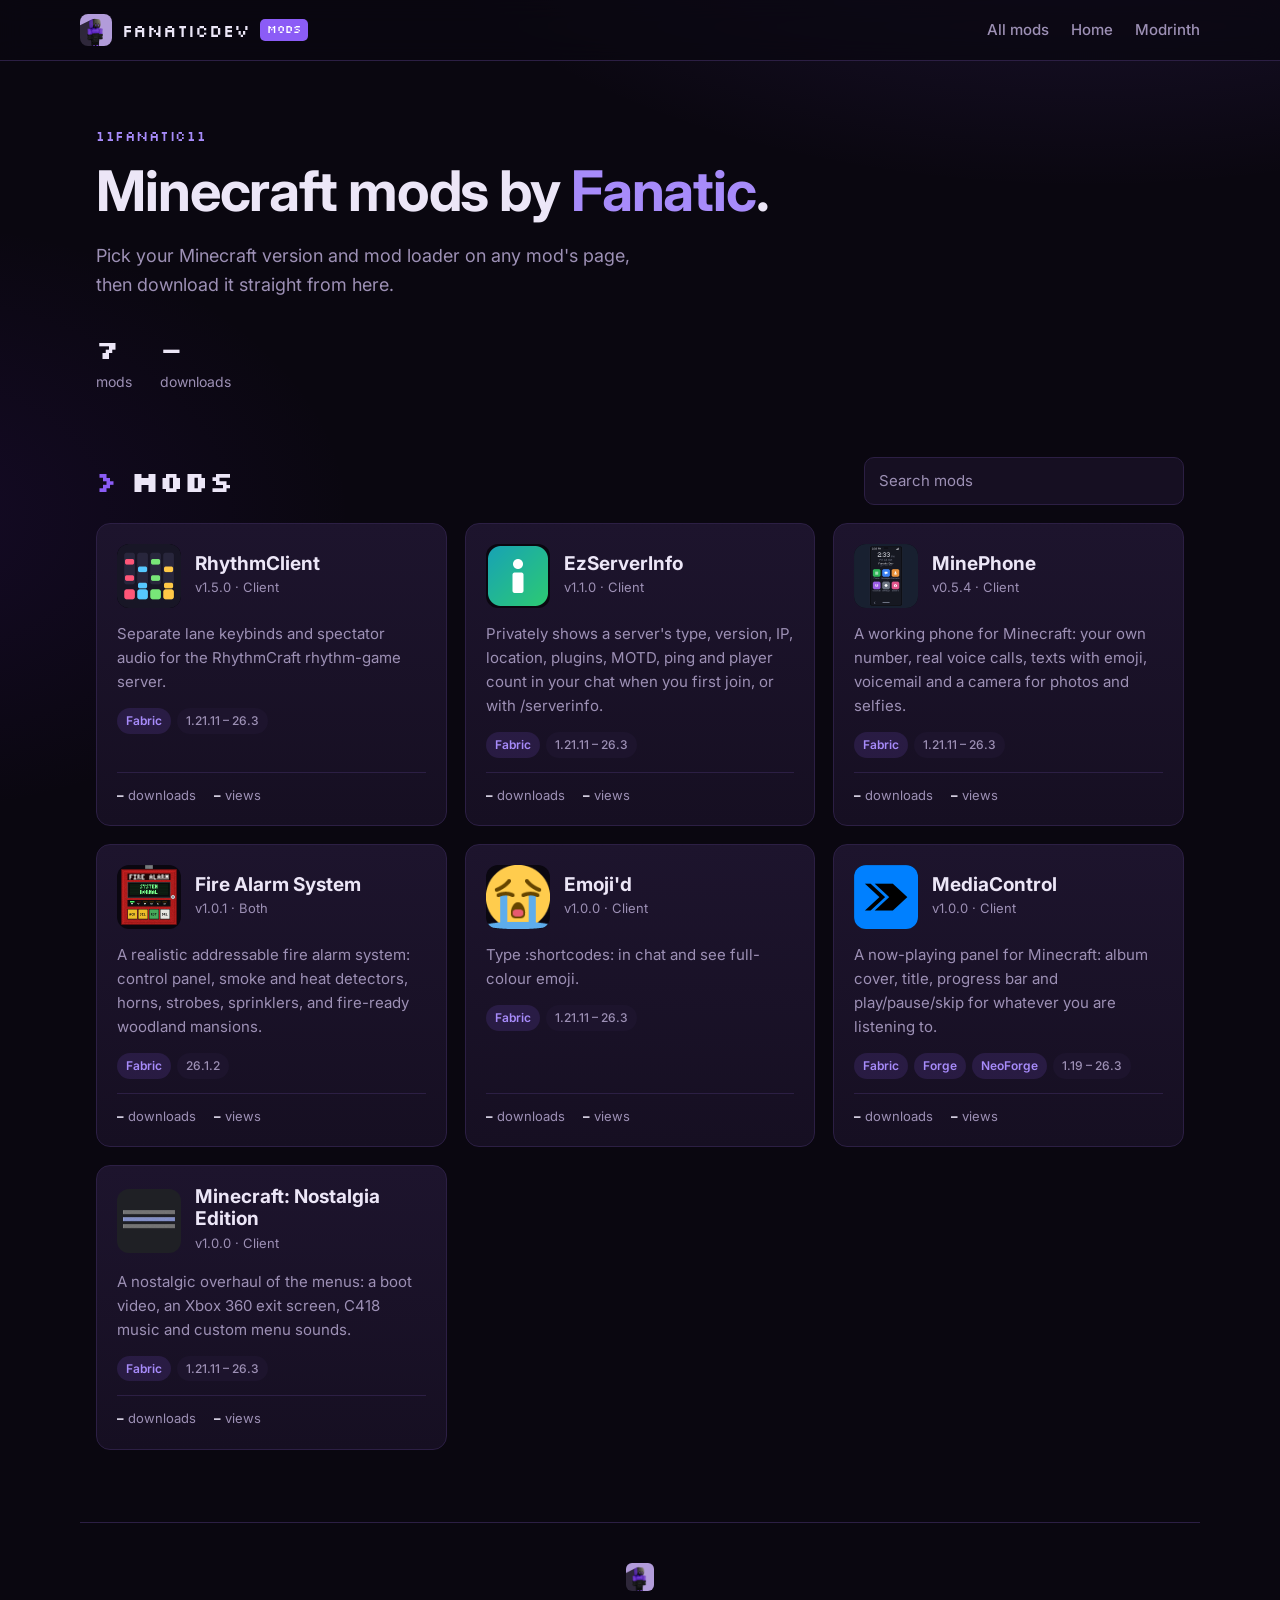
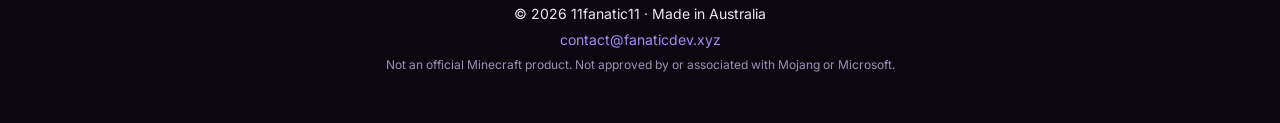
<file: index.html>
<!doctype html>
<html lang="en">
<head>
  <meta charset="utf-8">
  <meta name="viewport" content="width=device-width, initial-scale=1">
  <title>FanaticDev Mods | Minecraft mods by Fanatic</title>
  <meta name="description" content="Minecraft Java mods by 11fanatic11. Pick your Minecraft version and mod loader, then download.">
  
  <meta name="theme-color" content="#0a0710">
  <meta property="og:type" content="website">
  <meta property="og:title" content="FanaticDev Mods | Minecraft mods by Fanatic">
  <meta property="og:description" content="Minecraft Java mods by 11fanatic11. Pick your Minecraft version and mod loader, then download.">
  <meta property="og:image" content="https://mods.fanaticdev.xyz/assets/logo-512.png">
  <meta property="og:url" content="https://mods.fanaticdev.xyz/">
  <link rel="canonical" href="https://mods.fanaticdev.xyz/">
  <link rel="icon" type="image/png" sizes="32x32" href="/assets/favicon-32.png">
  <link rel="icon" type="image/png" sizes="64x64" href="/assets/favicon.png">
  <link rel="apple-touch-icon" href="/assets/apple-touch-icon.png">
  <link rel="preconnect" href="https://fonts.googleapis.com">
  <link rel="preconnect" href="https://fonts.gstatic.com" crossorigin>
  <link href="https://fonts.googleapis.com/css2?family=Inter:wght@400;500;600;700&family=Silkscreen:wght@400;700&display=swap" rel="stylesheet">
  <link rel="stylesheet" href="/styles.css">
</head>
<body data-page="list">
  <header class="nav">
    <a class="nav-brand" href="/">
      <img src="/assets/favicon.png" alt="" width="32" height="32">
      <span class="name">FanaticDev</span><span class="pill">MODS</span>
    </a>
    <nav class="nav-links">
      <a href="/">All mods</a>
      <a href="https://fanaticdev.xyz">Home</a>
      <a href="https://modrinth.com/user/11fanatic11" target="_blank" rel="noopener">Modrinth</a>
    </nav>
  </header>

  <main>
    <section class="hero">
      <p class="eyebrow">11fanatic11</p>
      <h1>Minecraft mods by <span class="accent">Fanatic</span>.</h1>
      <p class="lede">Pick your Minecraft version and mod loader on any mod's page, then download it straight from here.</p>
      <ul class="hero-facts">
        <li><strong id="fact-mods">0</strong> mods</li>
        <li><strong id="fact-downloads">–</strong> downloads</li>
      </ul>
    </section>

    <section>
      <div class="toolbar" id="toolbar" hidden>
        <h2>Mods</h2>
        <input class="search" id="search" type="search" placeholder="Search mods" aria-label="Search mods">
      </div>
      <div class="mod-grid" id="mod-grid"><p class="skeleton" style="grid-column:1/-1">Loading&hellip;</p></div>
    </section>
  </main>

  <footer class="footer">
    <img src="/assets/favicon.png" alt="" width="28" height="28">
    <p>&copy; <span id="year">2026</span> 11fanatic11 &middot; Made in Australia</p>
    <p><a href="mailto:contact@fanaticdev.xyz">contact@fanaticdev.xyz</a></p>
    <p class="muted">Not an official Minecraft product. Not approved by or associated with Mojang or Microsoft.</p>
  </footer>

  <script src="/config.js"></script>
  <script src="/app.js"></script>
  <script src="/ext.js"></script>
</body>
</html>
</file>
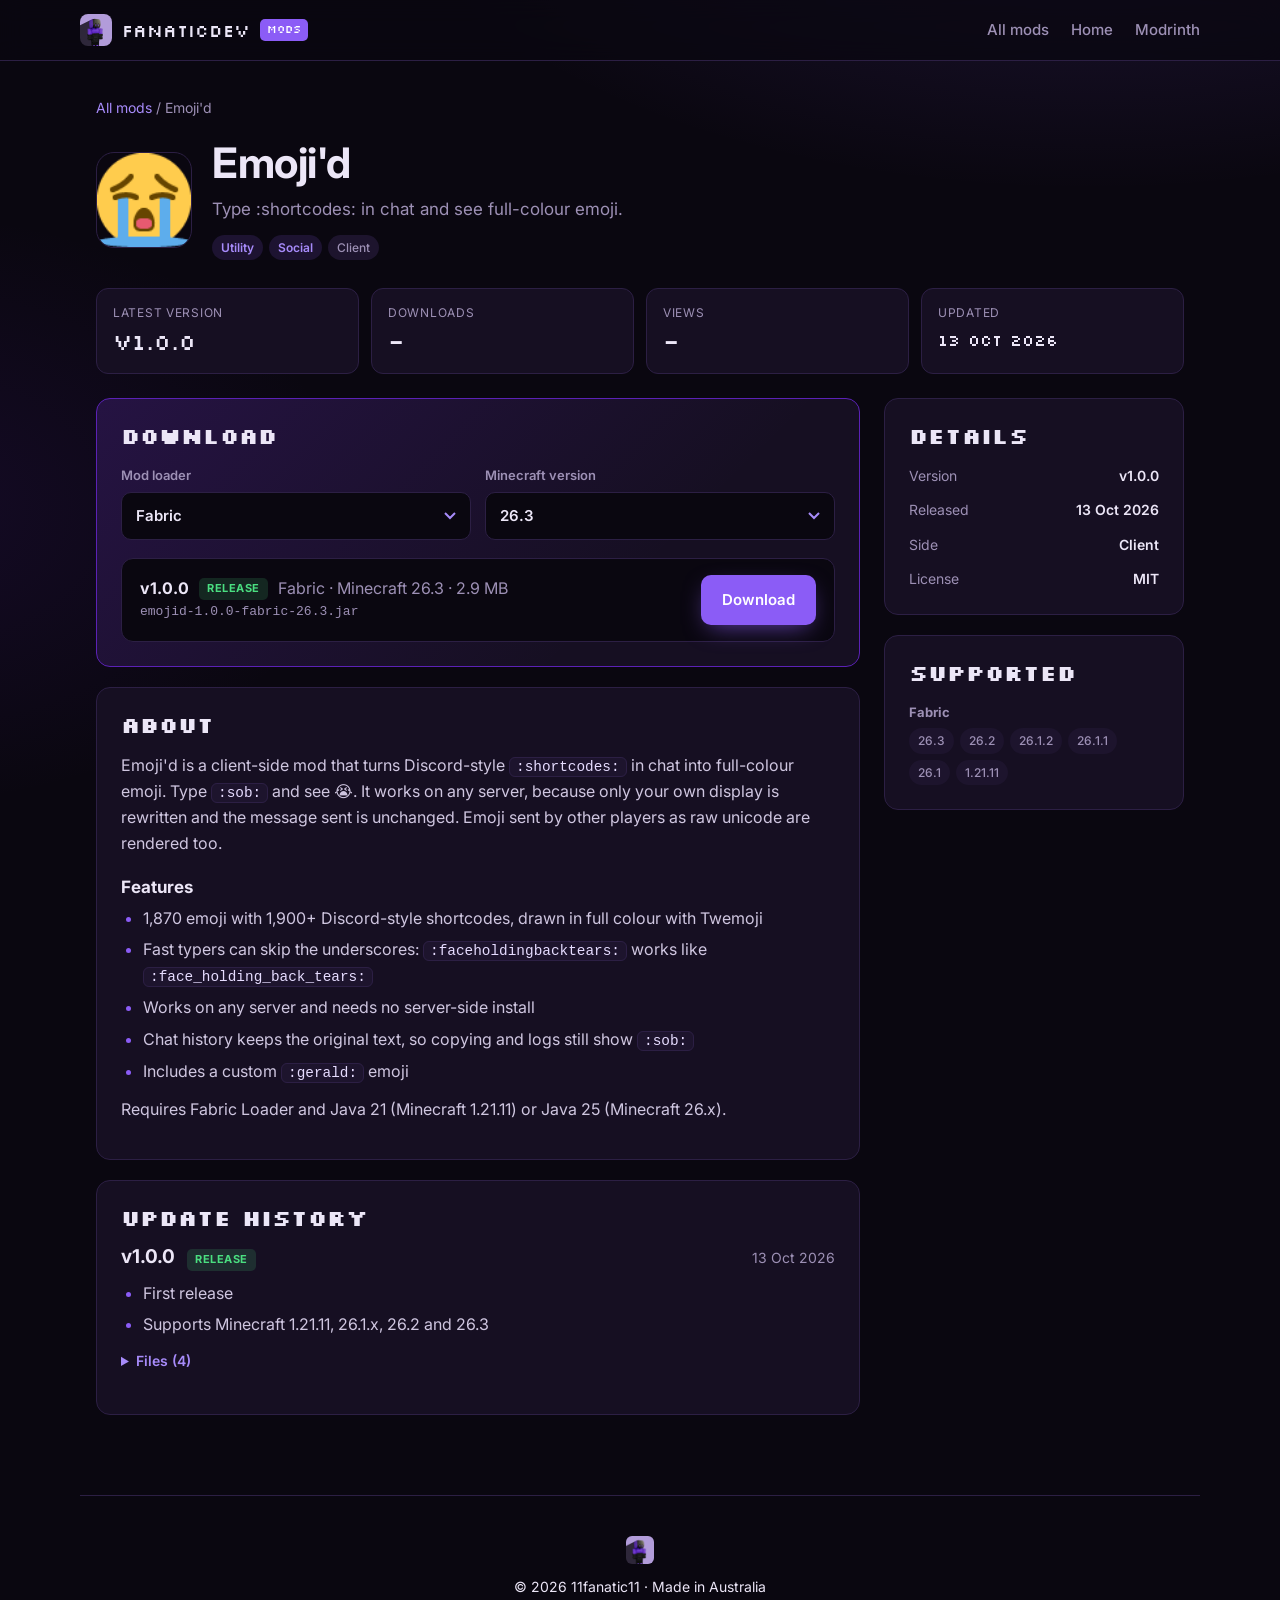
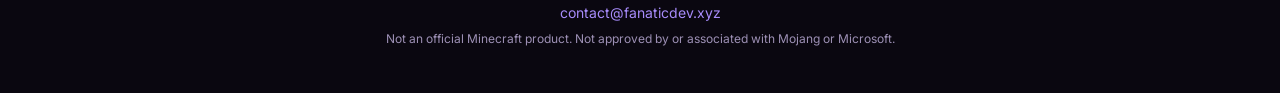
<file: emojid/index.html>
<!doctype html>
<html lang="en">
<head>
  <meta charset="utf-8">
  <meta name="viewport" content="width=device-width, initial-scale=1">
  <title>Emoji&#x27;d | FanaticDev Mods</title>
  <meta name="description" content="Type :shortcodes: in chat and see full-colour emoji.">
  <meta name="mod-slug" content="emojid">
  <meta name="theme-color" content="#0a0710">
  <meta property="og:type" content="website">
  <meta property="og:title" content="Emoji&#x27;d | FanaticDev Mods">
  <meta property="og:description" content="Type :shortcodes: in chat and see full-colour emoji.">
  <meta property="og:image" content="https://mods.fanaticdev.xyz/assets/emojid.png">
  <meta property="og:url" content="https://mods.fanaticdev.xyz/emojid/">
  <link rel="canonical" href="https://mods.fanaticdev.xyz/emojid/">
  <link rel="icon" type="image/png" sizes="32x32" href="/assets/favicon-32.png">
  <link rel="icon" type="image/png" sizes="64x64" href="/assets/favicon.png">
  <link rel="apple-touch-icon" href="/assets/apple-touch-icon.png">
  <link rel="preconnect" href="https://fonts.googleapis.com">
  <link rel="preconnect" href="https://fonts.gstatic.com" crossorigin>
  <link href="https://fonts.googleapis.com/css2?family=Inter:wght@400;500;600;700&family=Silkscreen:wght@400;700&display=swap" rel="stylesheet">
  <link rel="stylesheet" href="/styles.css">
</head>
<body data-page="mod">
  <header class="nav">
    <a class="nav-brand" href="/">
      <img src="/assets/favicon.png" alt="" width="32" height="32">
      <span class="name">FanaticDev</span><span class="pill">MODS</span>
    </a>
    <nav class="nav-links">
      <a href="/">All mods</a>
      <a href="https://fanaticdev.xyz">Home</a>
      <a href="https://modrinth.com/user/11fanatic11" target="_blank" rel="noopener">Modrinth</a>
    </nav>
  </header>

  <main id="app"><p class="skeleton">Loading&hellip;</p></main>

  <footer class="footer">
    <img src="/assets/favicon.png" alt="" width="28" height="28">
    <p>&copy; <span id="year">2026</span> 11fanatic11 &middot; Made in Australia</p>
    <p><a href="mailto:contact@fanaticdev.xyz">contact@fanaticdev.xyz</a></p>
    <p class="muted">Not an official Minecraft product. Not approved by or associated with Mojang or Microsoft.</p>
  </footer>

  <script src="/config.js"></script>
  <script src="/app.js"></script>
  <script src="/ext.js"></script>
</body>
</html>
</file>
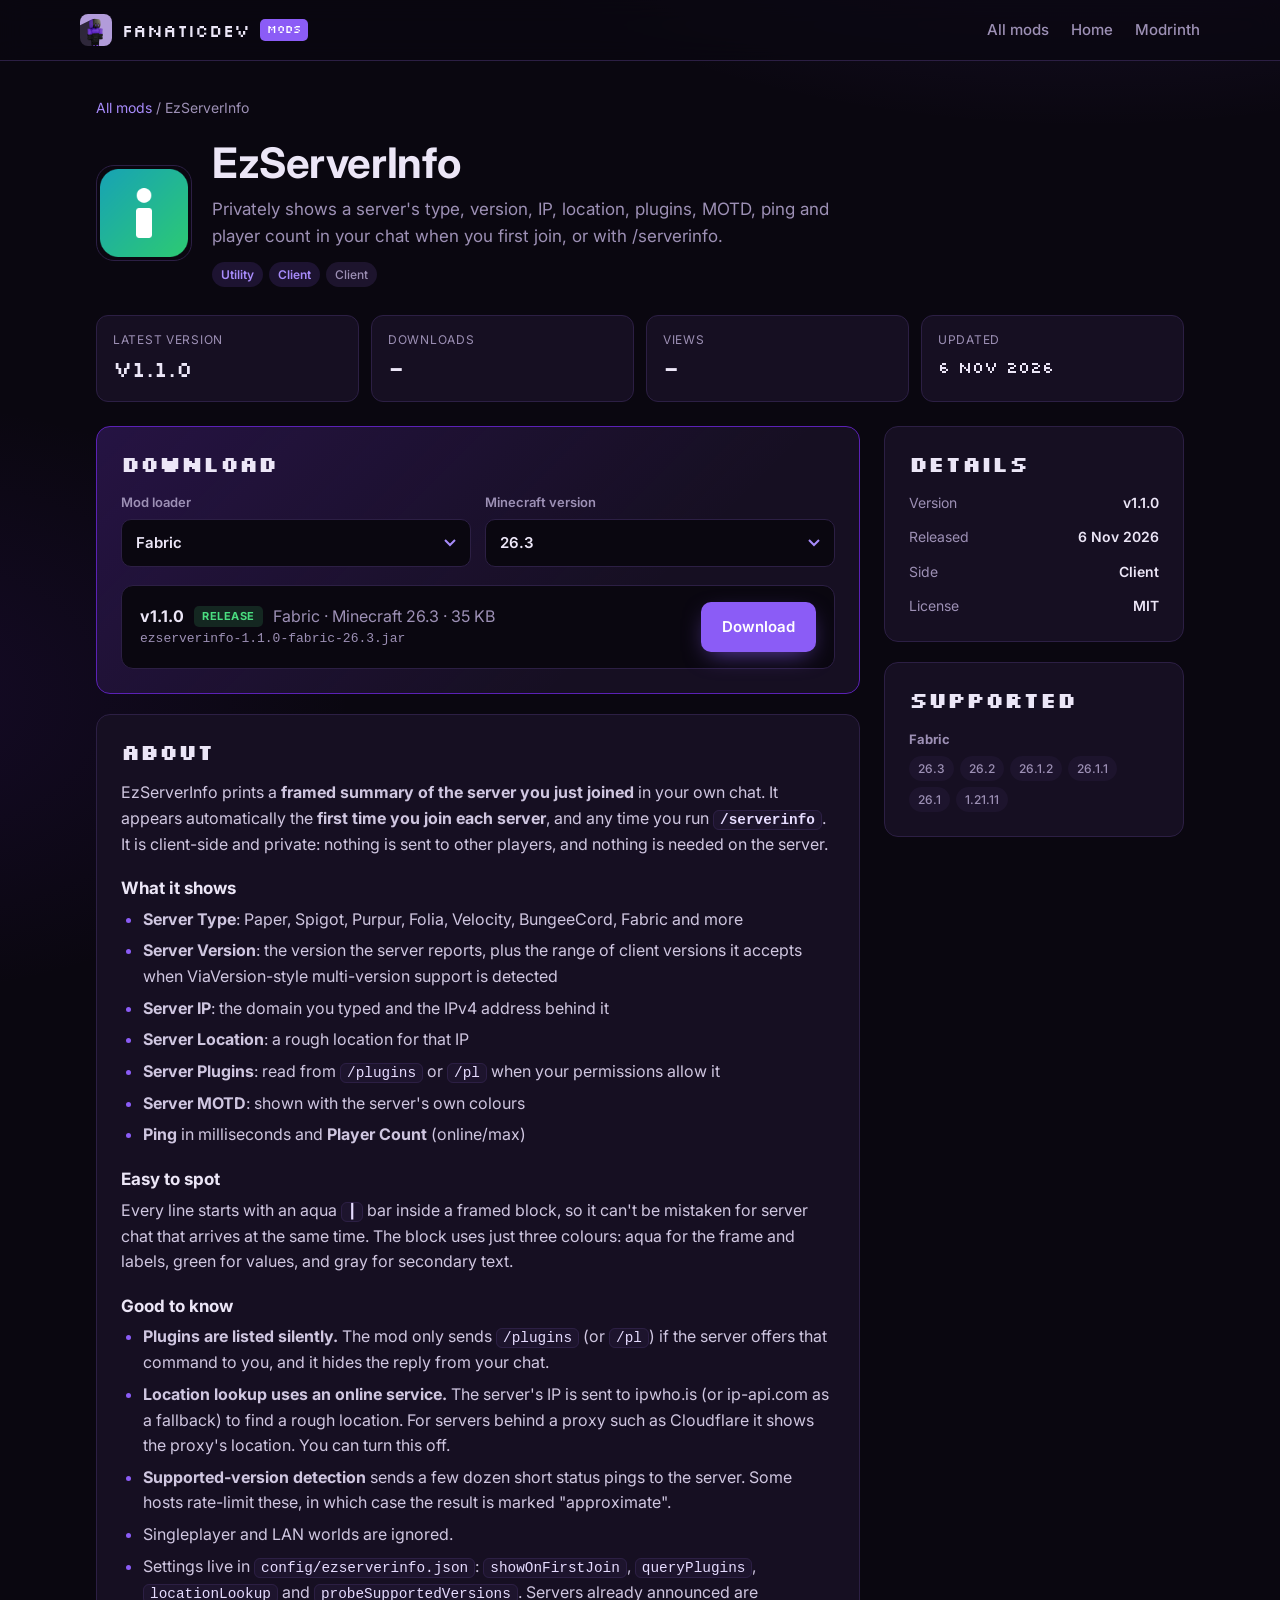
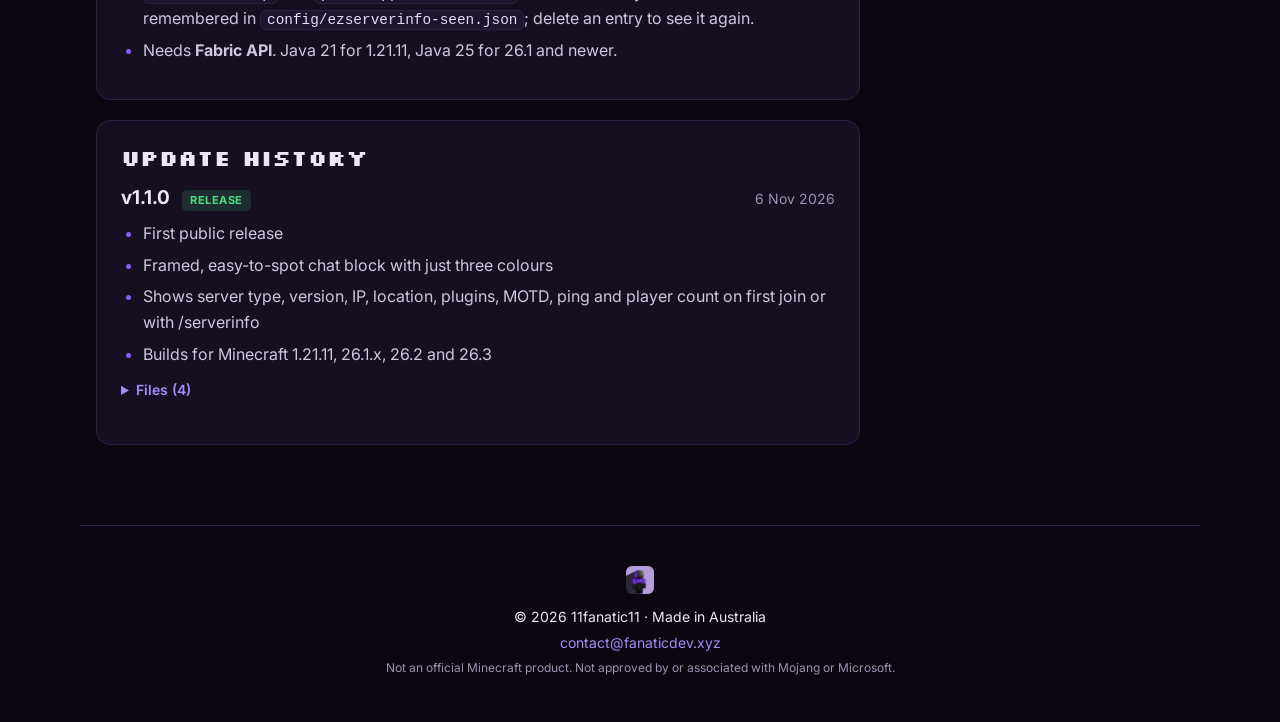
<file: ezserverinfo/index.html>
<!doctype html>
<html lang="en">
<head>
  <meta charset="utf-8">
  <meta name="viewport" content="width=device-width, initial-scale=1">
  <title>EzServerInfo | FanaticDev Mods</title>
  <meta name="description" content="Privately shows a server&#x27;s type, version, IP, location, plugins, MOTD, ping and player count in your chat when you first join, or with /serverinfo.">
  <meta name="mod-slug" content="ezserverinfo">
  <meta name="theme-color" content="#0a0710">
  <meta property="og:type" content="website">
  <meta property="og:title" content="EzServerInfo | FanaticDev Mods">
  <meta property="og:description" content="Privately shows a server&#x27;s type, version, IP, location, plugins, MOTD, ping and player count in your chat when you first join, or with /serverinfo.">
  <meta property="og:image" content="https://mods.fanaticdev.xyz/assets/ezserverinfo.png">
  <meta property="og:url" content="https://mods.fanaticdev.xyz/ezserverinfo/">
  <link rel="canonical" href="https://mods.fanaticdev.xyz/ezserverinfo/">
  <link rel="icon" type="image/png" sizes="32x32" href="/assets/favicon-32.png">
  <link rel="icon" type="image/png" sizes="64x64" href="/assets/favicon.png">
  <link rel="apple-touch-icon" href="/assets/apple-touch-icon.png">
  <link rel="preconnect" href="https://fonts.googleapis.com">
  <link rel="preconnect" href="https://fonts.gstatic.com" crossorigin>
  <link href="https://fonts.googleapis.com/css2?family=Inter:wght@400;500;600;700&family=Silkscreen:wght@400;700&display=swap" rel="stylesheet">
  <link rel="stylesheet" href="/styles.css">
</head>
<body data-page="mod">
  <header class="nav">
    <a class="nav-brand" href="/">
      <img src="/assets/favicon.png" alt="" width="32" height="32">
      <span class="name">FanaticDev</span><span class="pill">MODS</span>
    </a>
    <nav class="nav-links">
      <a href="/">All mods</a>
      <a href="https://fanaticdev.xyz">Home</a>
      <a href="https://modrinth.com/user/11fanatic11" target="_blank" rel="noopener">Modrinth</a>
    </nav>
  </header>

  <main id="app"><p class="skeleton">Loading&hellip;</p></main>

  <footer class="footer">
    <img src="/assets/favicon.png" alt="" width="28" height="28">
    <p>&copy; <span id="year">2026</span> 11fanatic11 &middot; Made in Australia</p>
    <p><a href="mailto:contact@fanaticdev.xyz">contact@fanaticdev.xyz</a></p>
    <p class="muted">Not an official Minecraft product. Not approved by or associated with Mojang or Microsoft.</p>
  </footer>

  <script src="/config.js"></script>
  <script src="/app.js"></script>
  <script src="/ext.js"></script>
</body>
</html>
</file>
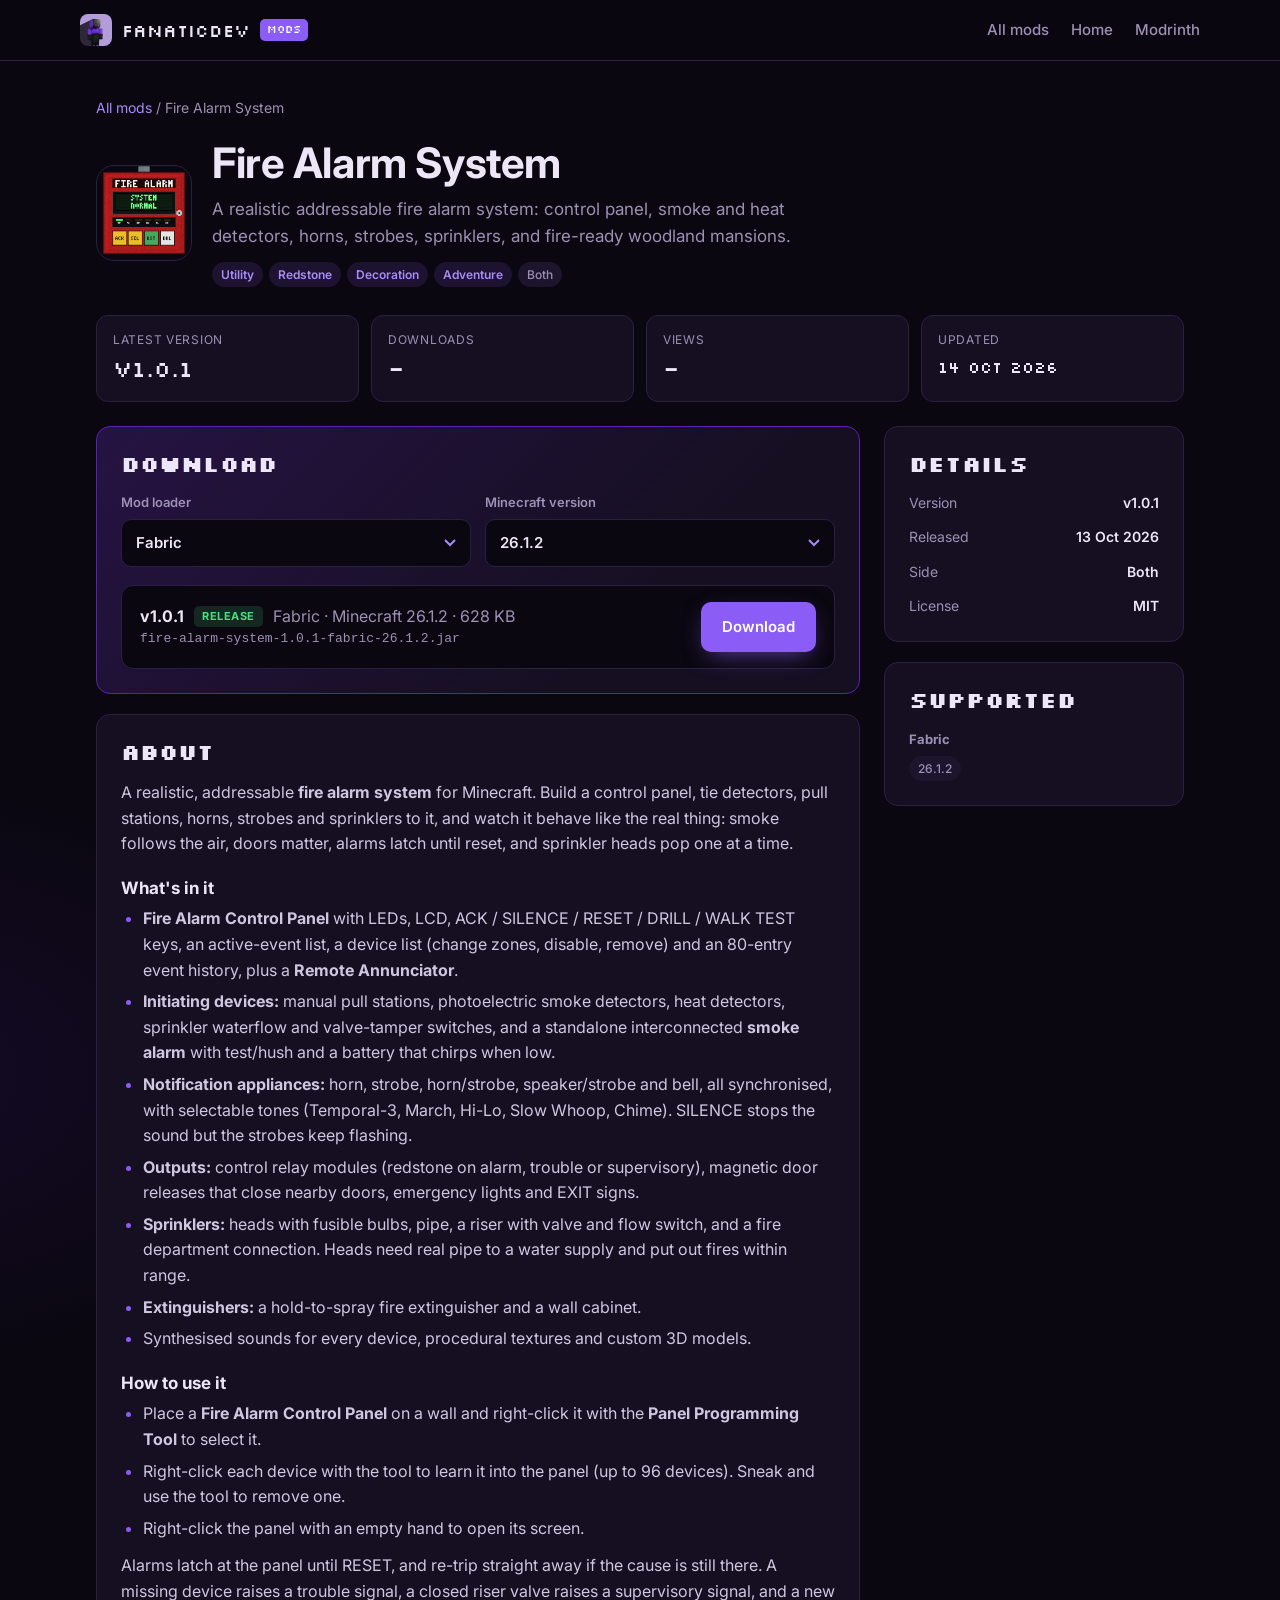
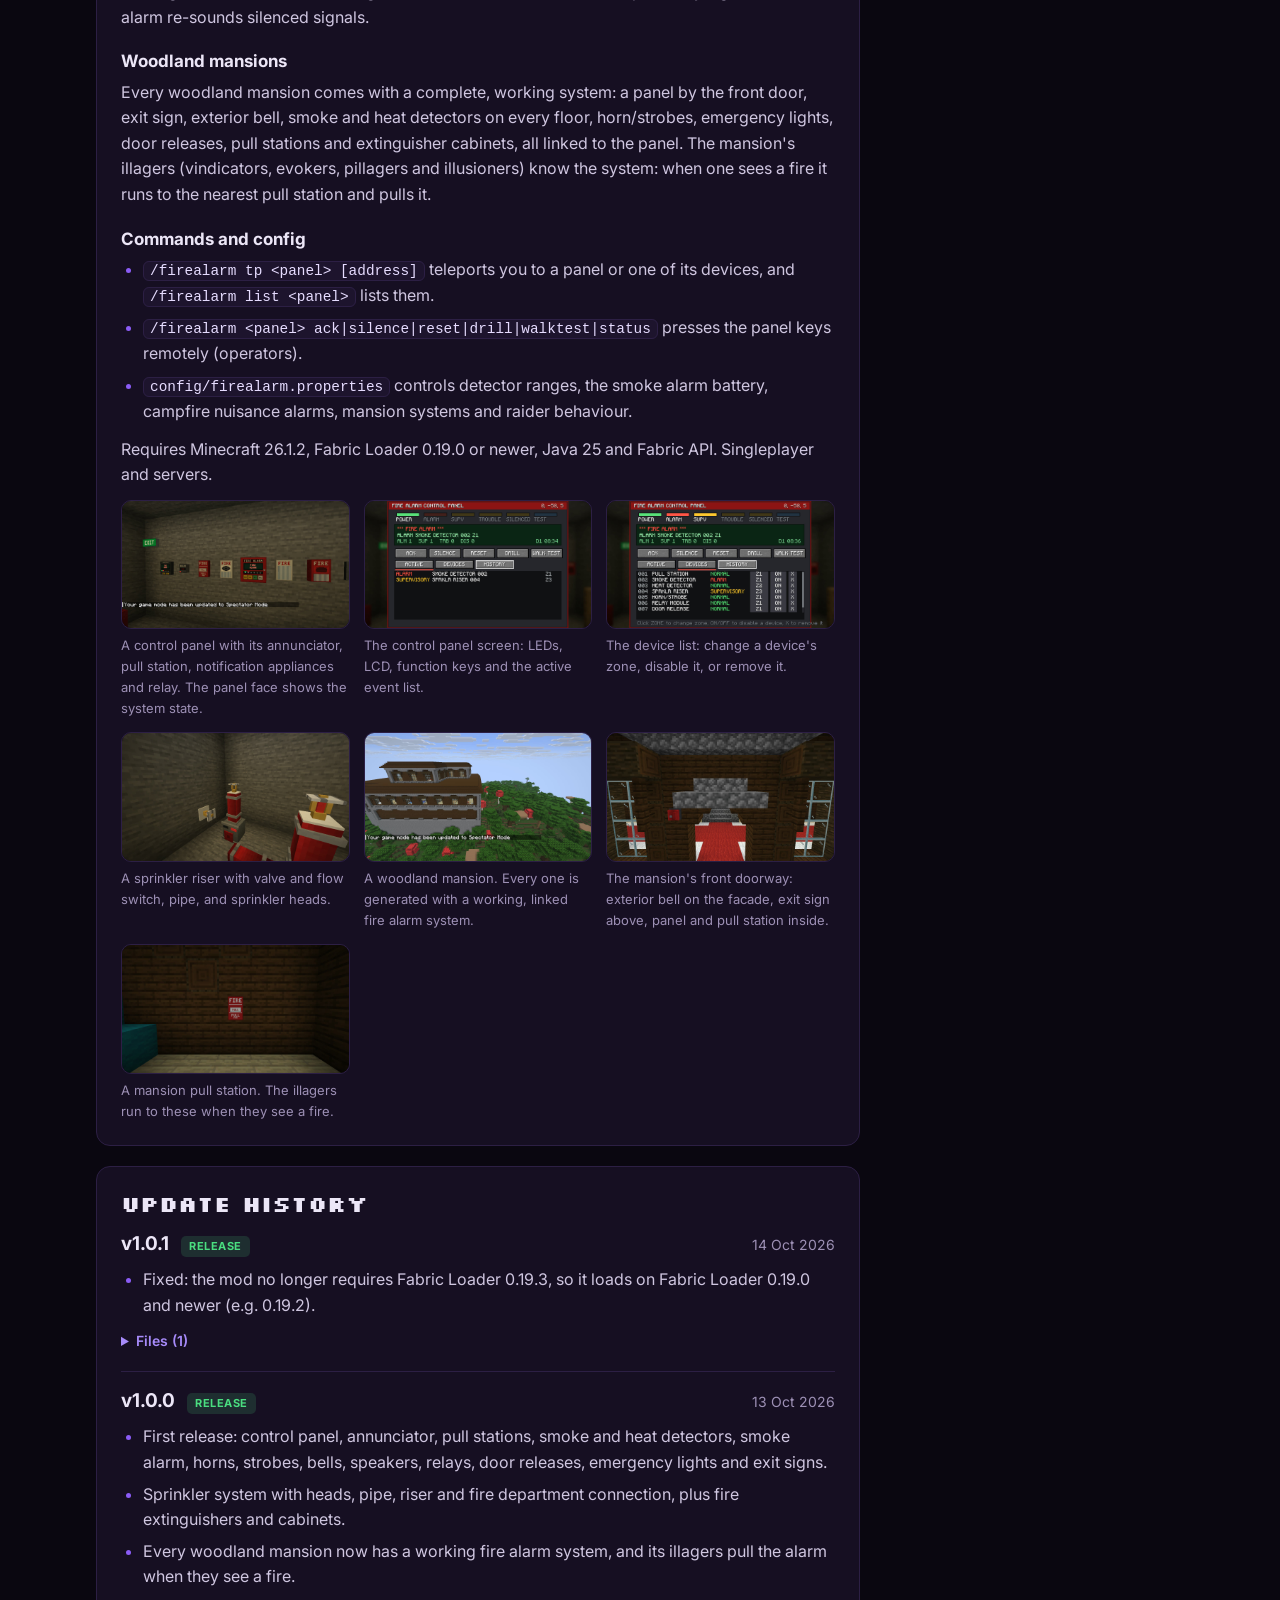
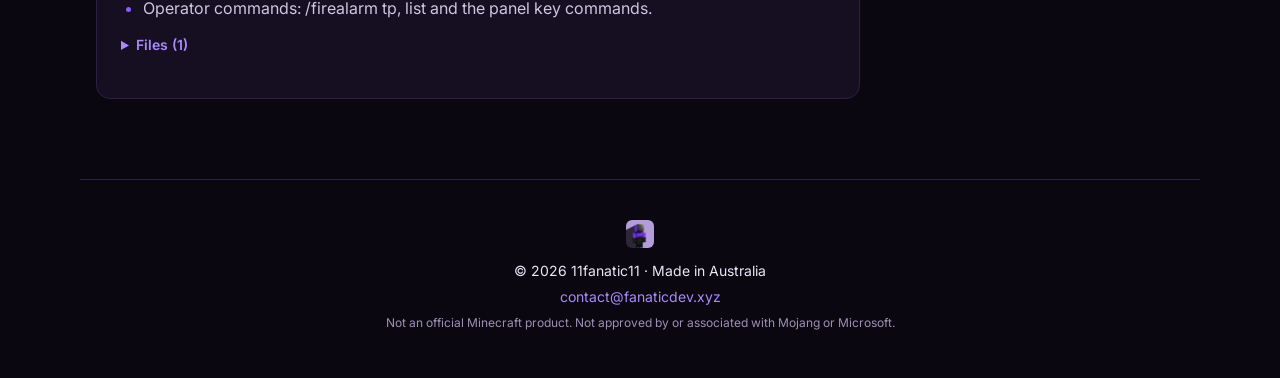
<file: fire-alarm-system/index.html>
<!doctype html>
<html lang="en">
<head>
  <meta charset="utf-8">
  <meta name="viewport" content="width=device-width, initial-scale=1">
  <title>Fire Alarm System | FanaticDev Mods</title>
  <meta name="description" content="A realistic addressable fire alarm system: control panel, smoke and heat detectors, horns, strobes, sprinklers, and fire-ready woodland mansions.">
  <meta name="mod-slug" content="fire-alarm-system">
  <meta name="theme-color" content="#0a0710">
  <meta property="og:type" content="website">
  <meta property="og:title" content="Fire Alarm System | FanaticDev Mods">
  <meta property="og:description" content="A realistic addressable fire alarm system: control panel, smoke and heat detectors, horns, strobes, sprinklers, and fire-ready woodland mansions.">
  <meta property="og:image" content="https://mods.fanaticdev.xyz/assets/fire-alarm-system.png">
  <meta property="og:url" content="https://mods.fanaticdev.xyz/fire-alarm-system/">
  <link rel="canonical" href="https://mods.fanaticdev.xyz/fire-alarm-system/">
  <link rel="icon" type="image/png" sizes="32x32" href="/assets/favicon-32.png">
  <link rel="icon" type="image/png" sizes="64x64" href="/assets/favicon.png">
  <link rel="apple-touch-icon" href="/assets/apple-touch-icon.png">
  <link rel="preconnect" href="https://fonts.googleapis.com">
  <link rel="preconnect" href="https://fonts.gstatic.com" crossorigin>
  <link href="https://fonts.googleapis.com/css2?family=Inter:wght@400;500;600;700&family=Silkscreen:wght@400;700&display=swap" rel="stylesheet">
  <link rel="stylesheet" href="/styles.css">
</head>
<body data-page="mod">
  <header class="nav">
    <a class="nav-brand" href="/">
      <img src="/assets/favicon.png" alt="" width="32" height="32">
      <span class="name">FanaticDev</span><span class="pill">MODS</span>
    </a>
    <nav class="nav-links">
      <a href="/">All mods</a>
      <a href="https://fanaticdev.xyz">Home</a>
      <a href="https://modrinth.com/user/11fanatic11" target="_blank" rel="noopener">Modrinth</a>
    </nav>
  </header>

  <main id="app"><p class="skeleton">Loading&hellip;</p></main>

  <footer class="footer">
    <img src="/assets/favicon.png" alt="" width="28" height="28">
    <p>&copy; <span id="year">2026</span> 11fanatic11 &middot; Made in Australia</p>
    <p><a href="mailto:contact@fanaticdev.xyz">contact@fanaticdev.xyz</a></p>
    <p class="muted">Not an official Minecraft product. Not approved by or associated with Mojang or Microsoft.</p>
  </footer>

  <script src="/config.js"></script>
  <script src="/app.js"></script>
  <script src="/ext.js"></script>
</body>
</html>
</file>
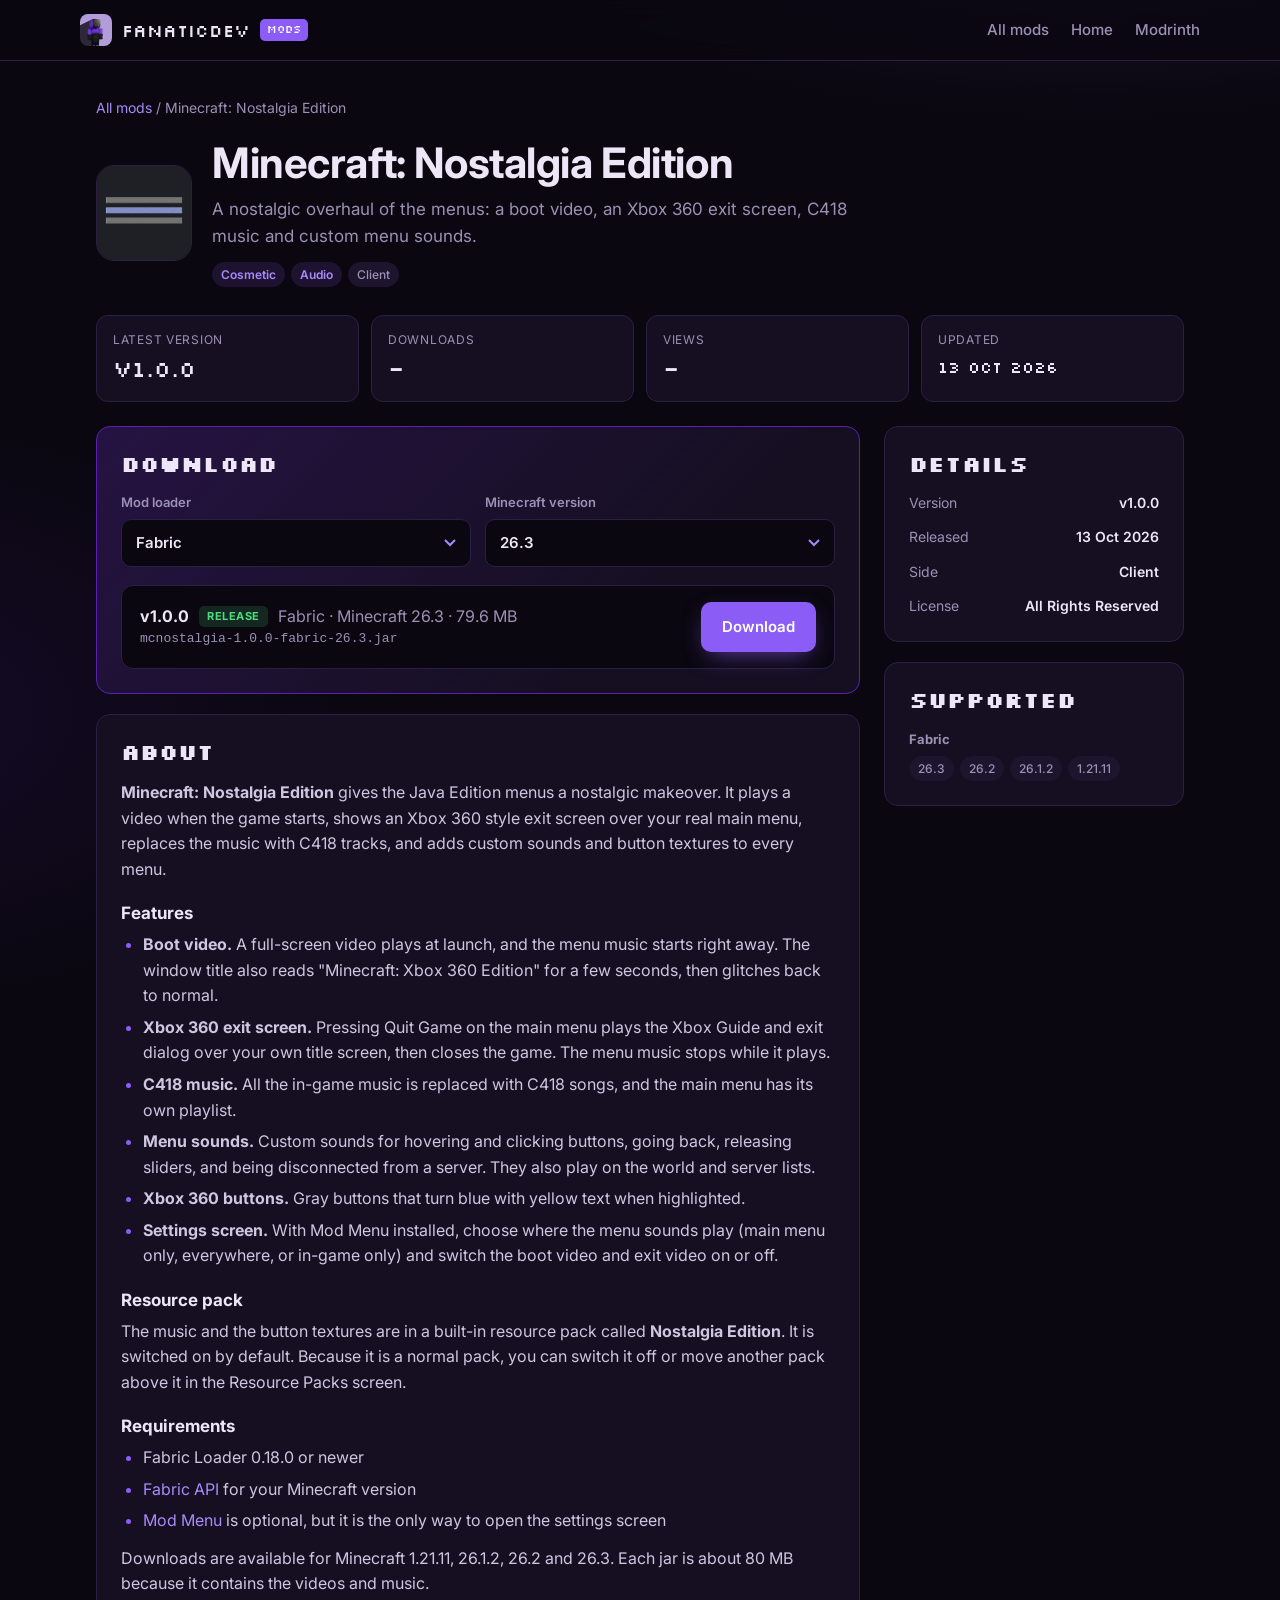
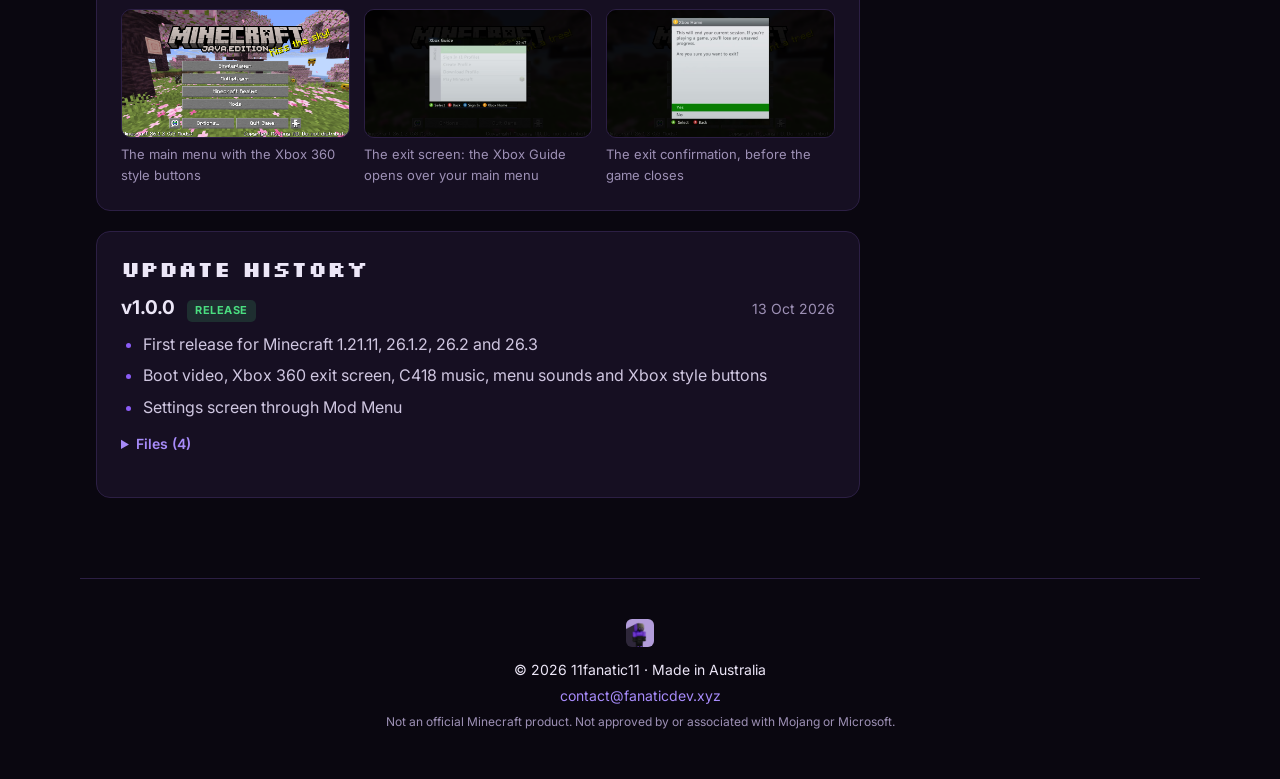
<file: mcnostalgia/index.html>
<!doctype html>
<html lang="en">
<head>
  <meta charset="utf-8">
  <meta name="viewport" content="width=device-width, initial-scale=1">
  <title>Minecraft: Nostalgia Edition | FanaticDev Mods</title>
  <meta name="description" content="A nostalgic overhaul of the menus: a boot video, an Xbox 360 exit screen, C418 music and custom menu sounds.">
  <meta name="mod-slug" content="mcnostalgia">
  <meta name="theme-color" content="#0a0710">
  <meta property="og:type" content="website">
  <meta property="og:title" content="Minecraft: Nostalgia Edition | FanaticDev Mods">
  <meta property="og:description" content="A nostalgic overhaul of the menus: a boot video, an Xbox 360 exit screen, C418 music and custom menu sounds.">
  <meta property="og:image" content="https://mods.fanaticdev.xyz/assets/mcnostalgia.png">
  <meta property="og:url" content="https://mods.fanaticdev.xyz/mcnostalgia/">
  <link rel="canonical" href="https://mods.fanaticdev.xyz/mcnostalgia/">
  <link rel="icon" type="image/png" sizes="32x32" href="/assets/favicon-32.png">
  <link rel="icon" type="image/png" sizes="64x64" href="/assets/favicon.png">
  <link rel="apple-touch-icon" href="/assets/apple-touch-icon.png">
  <link rel="preconnect" href="https://fonts.googleapis.com">
  <link rel="preconnect" href="https://fonts.gstatic.com" crossorigin>
  <link href="https://fonts.googleapis.com/css2?family=Inter:wght@400;500;600;700&family=Silkscreen:wght@400;700&display=swap" rel="stylesheet">
  <link rel="stylesheet" href="/styles.css">
</head>
<body data-page="mod">
  <header class="nav">
    <a class="nav-brand" href="/">
      <img src="/assets/favicon.png" alt="" width="32" height="32">
      <span class="name">FanaticDev</span><span class="pill">MODS</span>
    </a>
    <nav class="nav-links">
      <a href="/">All mods</a>
      <a href="https://fanaticdev.xyz">Home</a>
      <a href="https://modrinth.com/user/11fanatic11" target="_blank" rel="noopener">Modrinth</a>
    </nav>
  </header>

  <main id="app"><p class="skeleton">Loading&hellip;</p></main>

  <footer class="footer">
    <img src="/assets/favicon.png" alt="" width="28" height="28">
    <p>&copy; <span id="year">2026</span> 11fanatic11 &middot; Made in Australia</p>
    <p><a href="mailto:contact@fanaticdev.xyz">contact@fanaticdev.xyz</a></p>
    <p class="muted">Not an official Minecraft product. Not approved by or associated with Mojang or Microsoft.</p>
  </footer>

  <script src="/config.js"></script>
  <script src="/app.js"></script>
  <script src="/ext.js"></script>
</body>
</html>
</file>
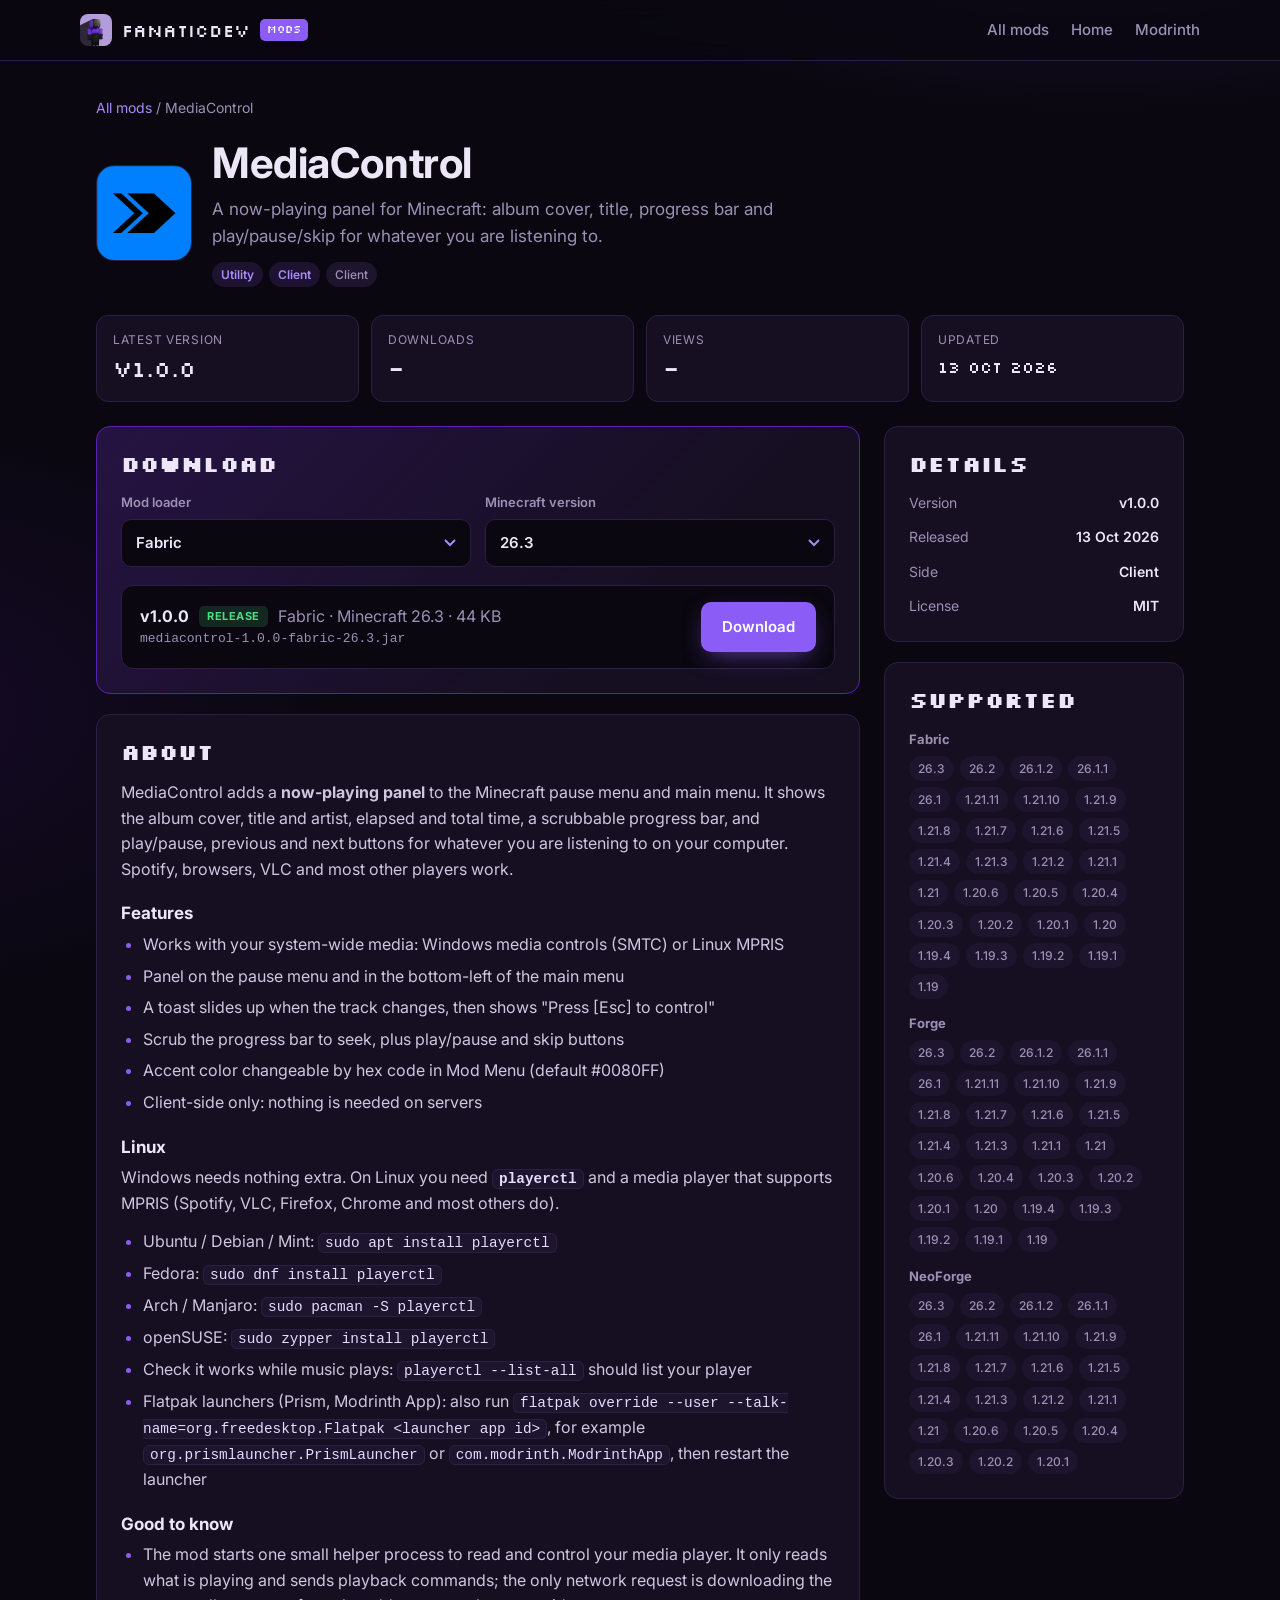
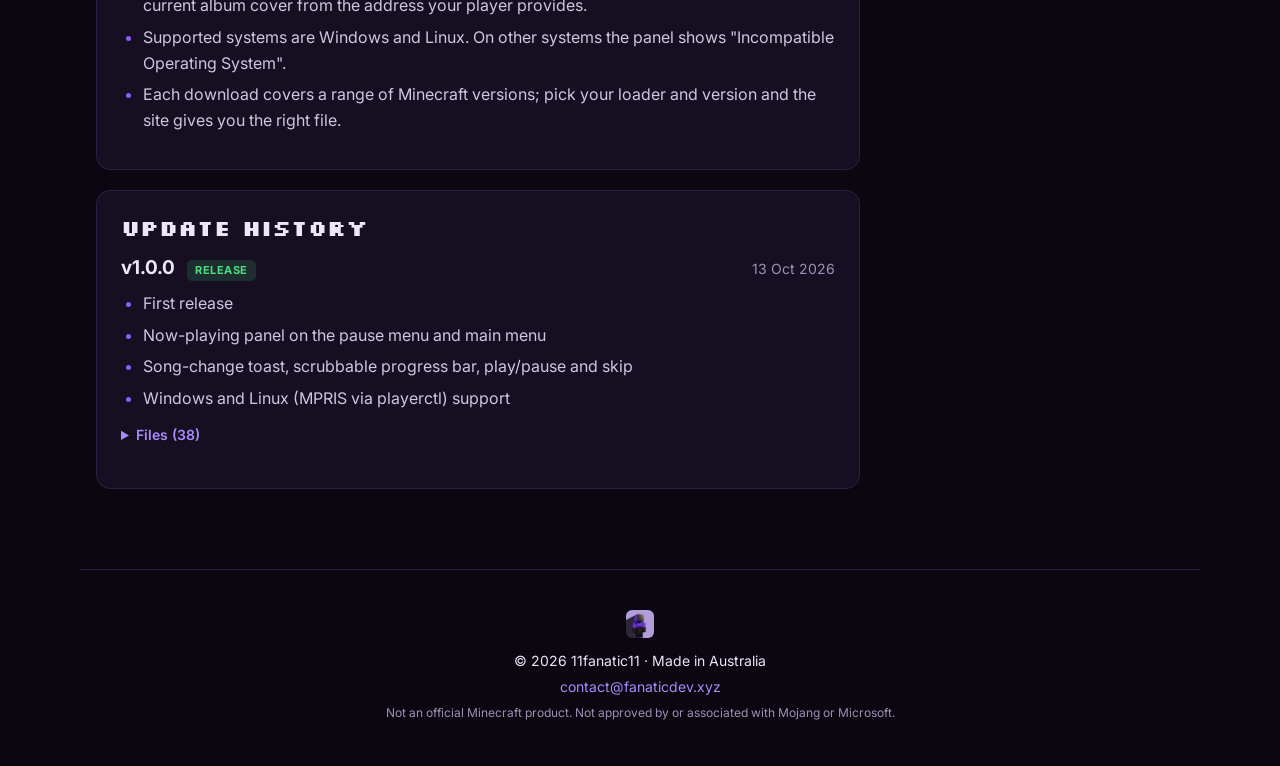
<file: mediacontrol/index.html>
<!doctype html>
<html lang="en">
<head>
  <meta charset="utf-8">
  <meta name="viewport" content="width=device-width, initial-scale=1">
  <title>MediaControl | FanaticDev Mods</title>
  <meta name="description" content="A now-playing panel for Minecraft: album cover, title, progress bar and play/pause/skip for whatever you are listening to.">
  <meta name="mod-slug" content="mediacontrol">
  <meta name="theme-color" content="#0a0710">
  <meta property="og:type" content="website">
  <meta property="og:title" content="MediaControl | FanaticDev Mods">
  <meta property="og:description" content="A now-playing panel for Minecraft: album cover, title, progress bar and play/pause/skip for whatever you are listening to.">
  <meta property="og:image" content="https://mods.fanaticdev.xyz/assets/mediacontrol.png">
  <meta property="og:url" content="https://mods.fanaticdev.xyz/mediacontrol/">
  <link rel="canonical" href="https://mods.fanaticdev.xyz/mediacontrol/">
  <link rel="icon" type="image/png" sizes="32x32" href="/assets/favicon-32.png">
  <link rel="icon" type="image/png" sizes="64x64" href="/assets/favicon.png">
  <link rel="apple-touch-icon" href="/assets/apple-touch-icon.png">
  <link rel="preconnect" href="https://fonts.googleapis.com">
  <link rel="preconnect" href="https://fonts.gstatic.com" crossorigin>
  <link href="https://fonts.googleapis.com/css2?family=Inter:wght@400;500;600;700&family=Silkscreen:wght@400;700&display=swap" rel="stylesheet">
  <link rel="stylesheet" href="/styles.css">
</head>
<body data-page="mod">
  <header class="nav">
    <a class="nav-brand" href="/">
      <img src="/assets/favicon.png" alt="" width="32" height="32">
      <span class="name">FanaticDev</span><span class="pill">MODS</span>
    </a>
    <nav class="nav-links">
      <a href="/">All mods</a>
      <a href="https://fanaticdev.xyz">Home</a>
      <a href="https://modrinth.com/user/11fanatic11" target="_blank" rel="noopener">Modrinth</a>
    </nav>
  </header>

  <main id="app"><p class="skeleton">Loading&hellip;</p></main>

  <footer class="footer">
    <img src="/assets/favicon.png" alt="" width="28" height="28">
    <p>&copy; <span id="year">2026</span> 11fanatic11 &middot; Made in Australia</p>
    <p><a href="mailto:contact@fanaticdev.xyz">contact@fanaticdev.xyz</a></p>
    <p class="muted">Not an official Minecraft product. Not approved by or associated with Mojang or Microsoft.</p>
  </footer>

  <script src="/config.js"></script>
  <script src="/app.js"></script>
  <script src="/ext.js"></script>
</body>
</html>
</file>
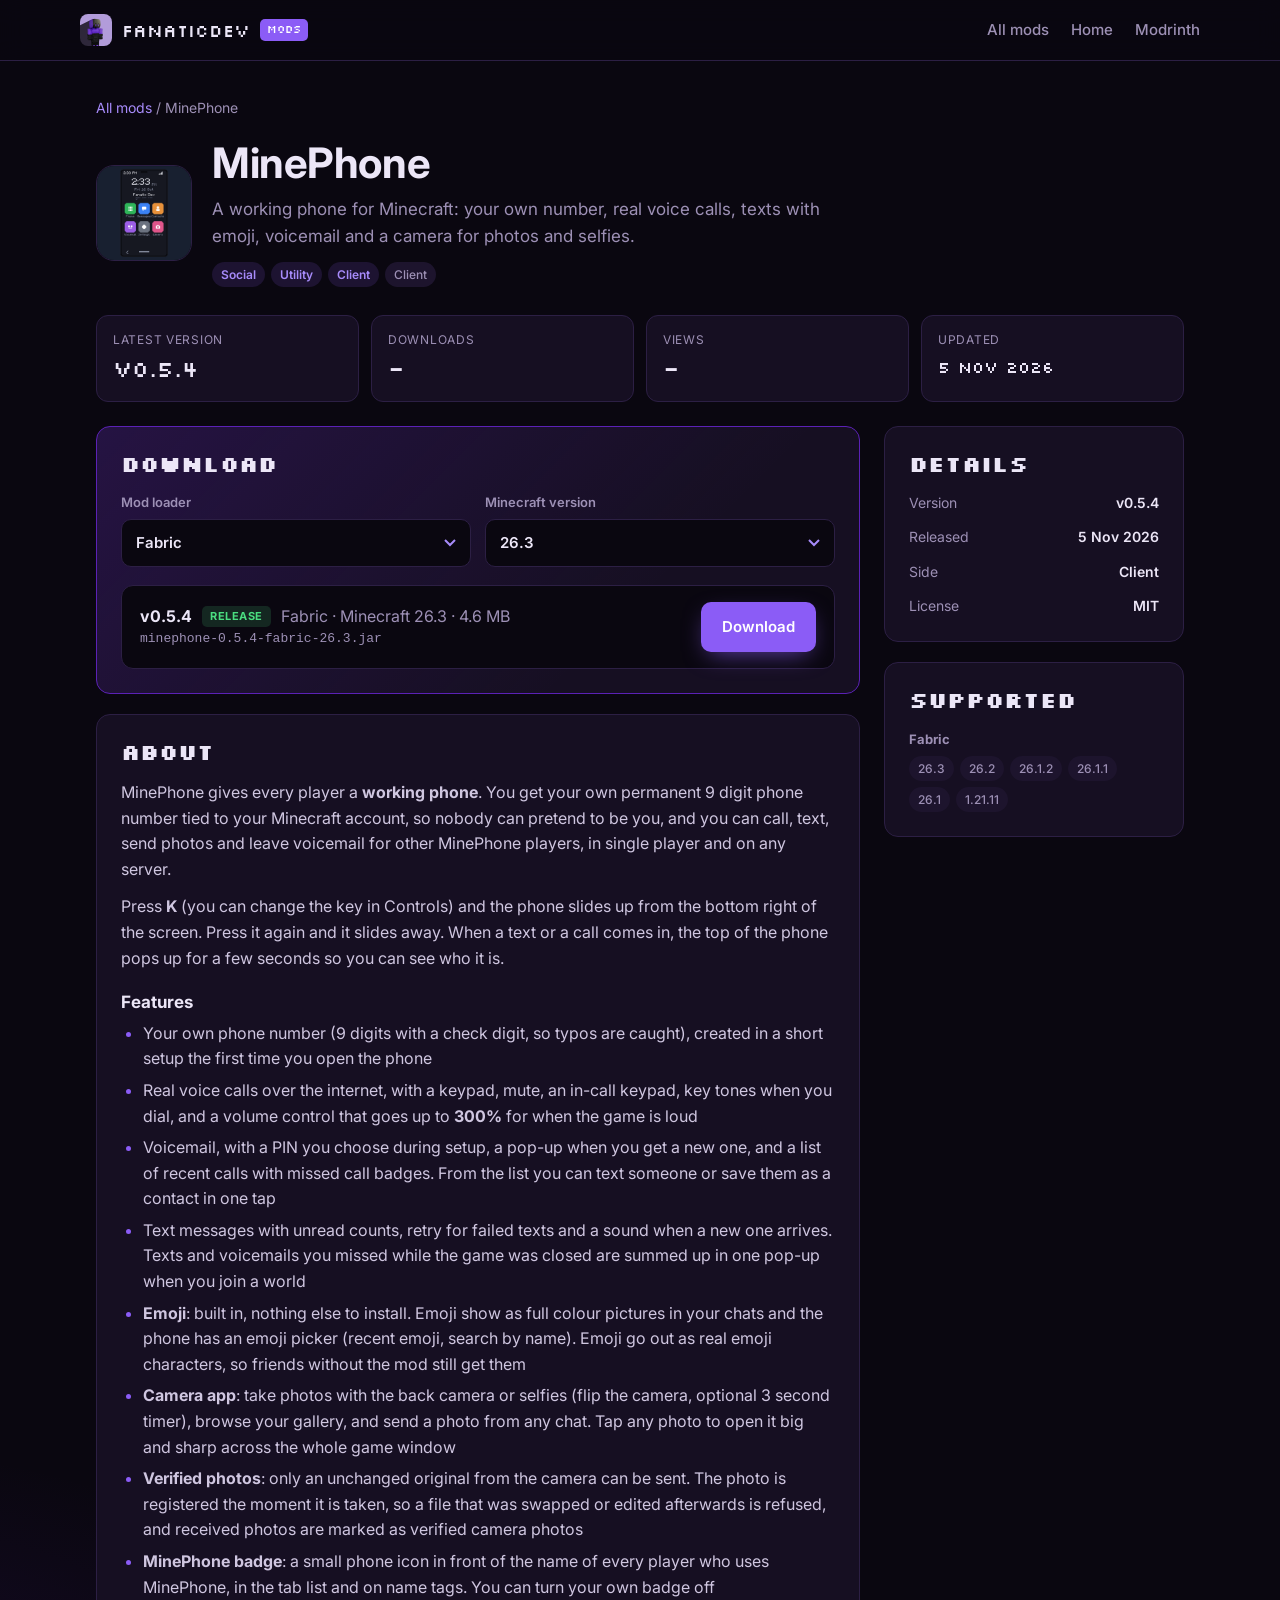
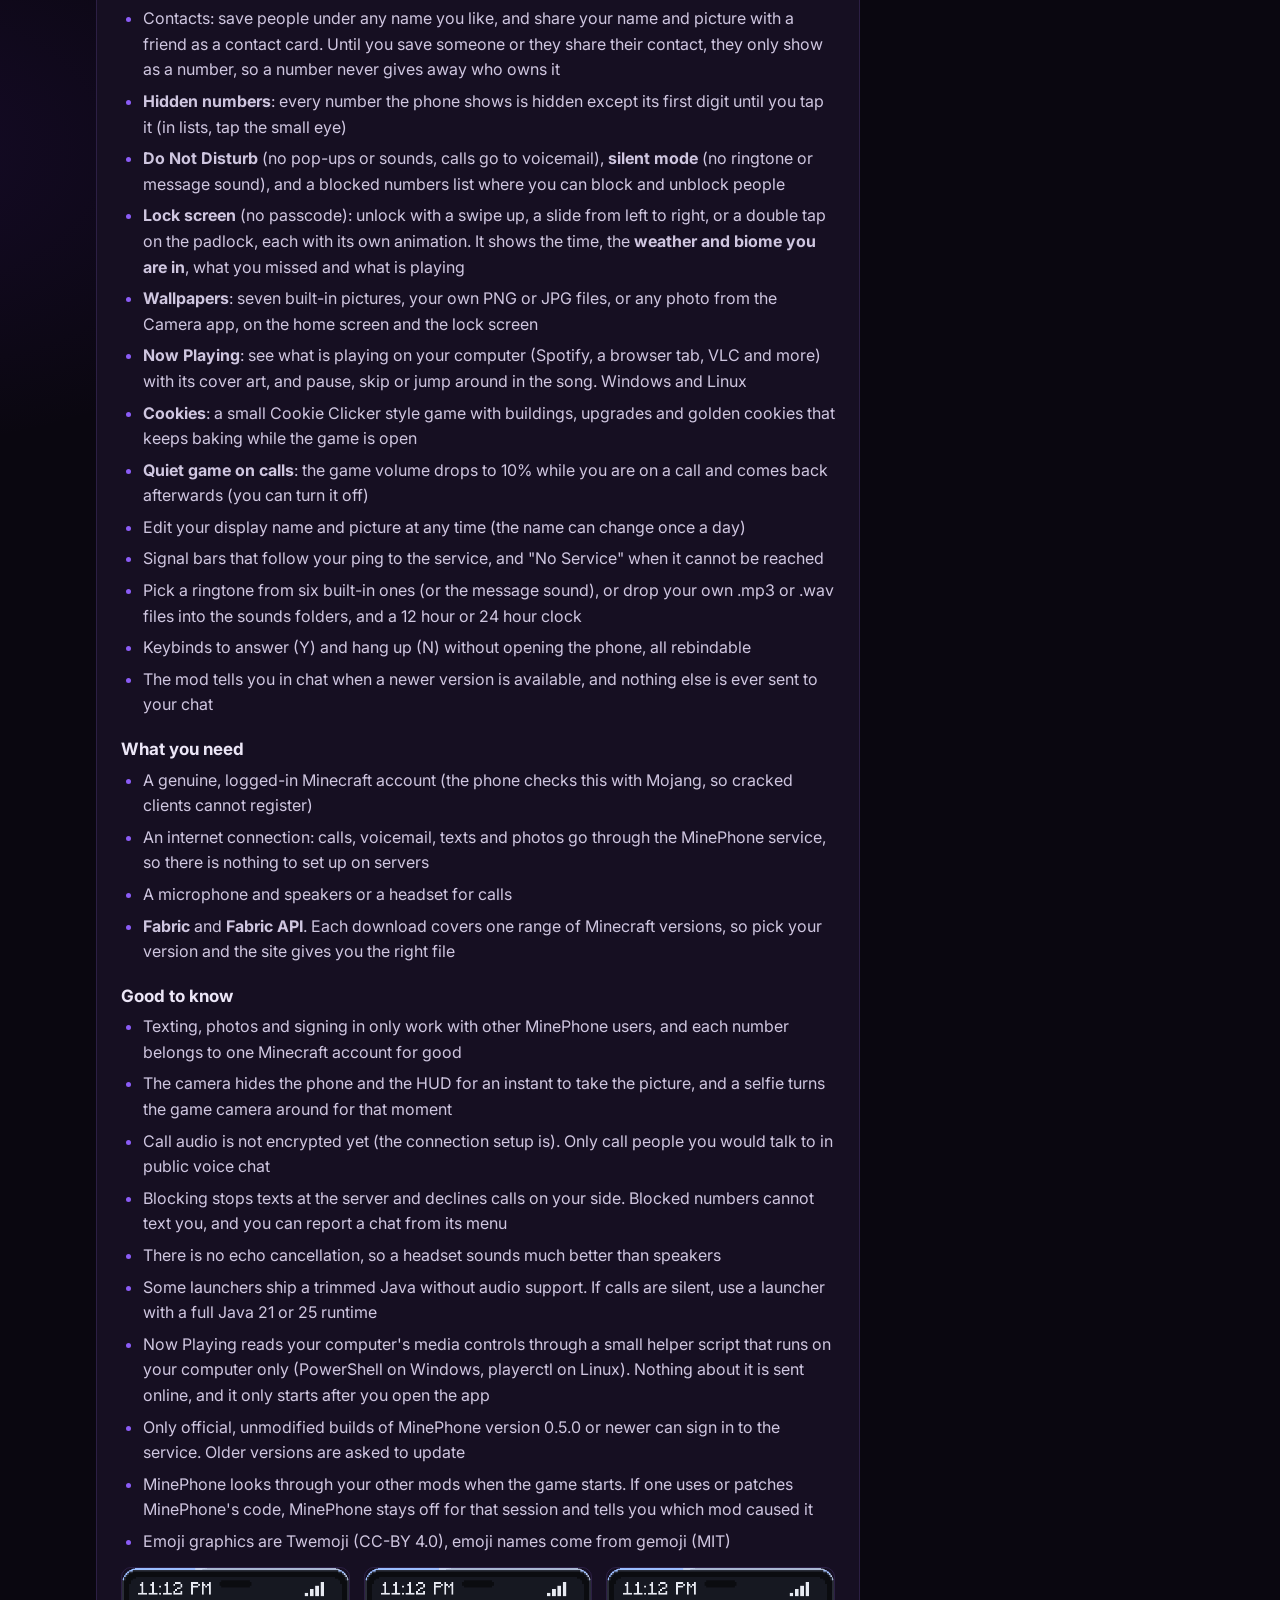
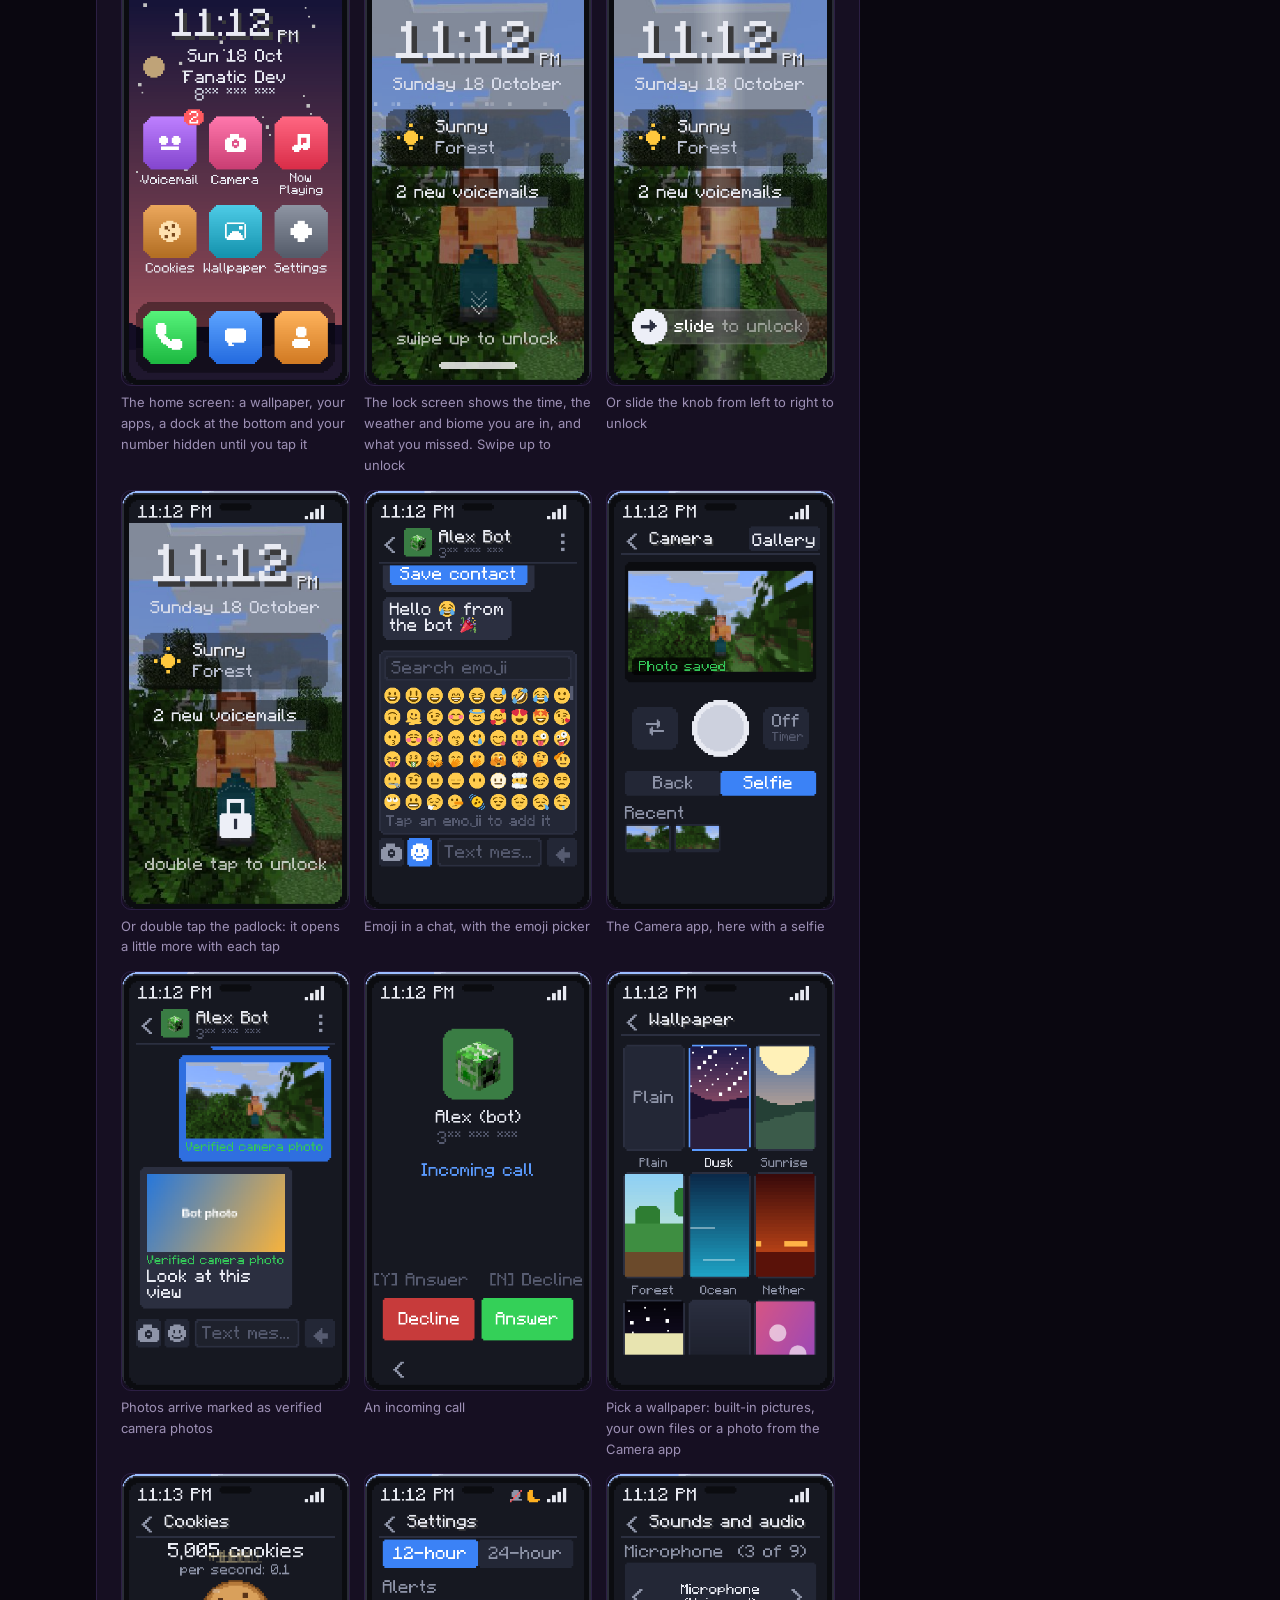
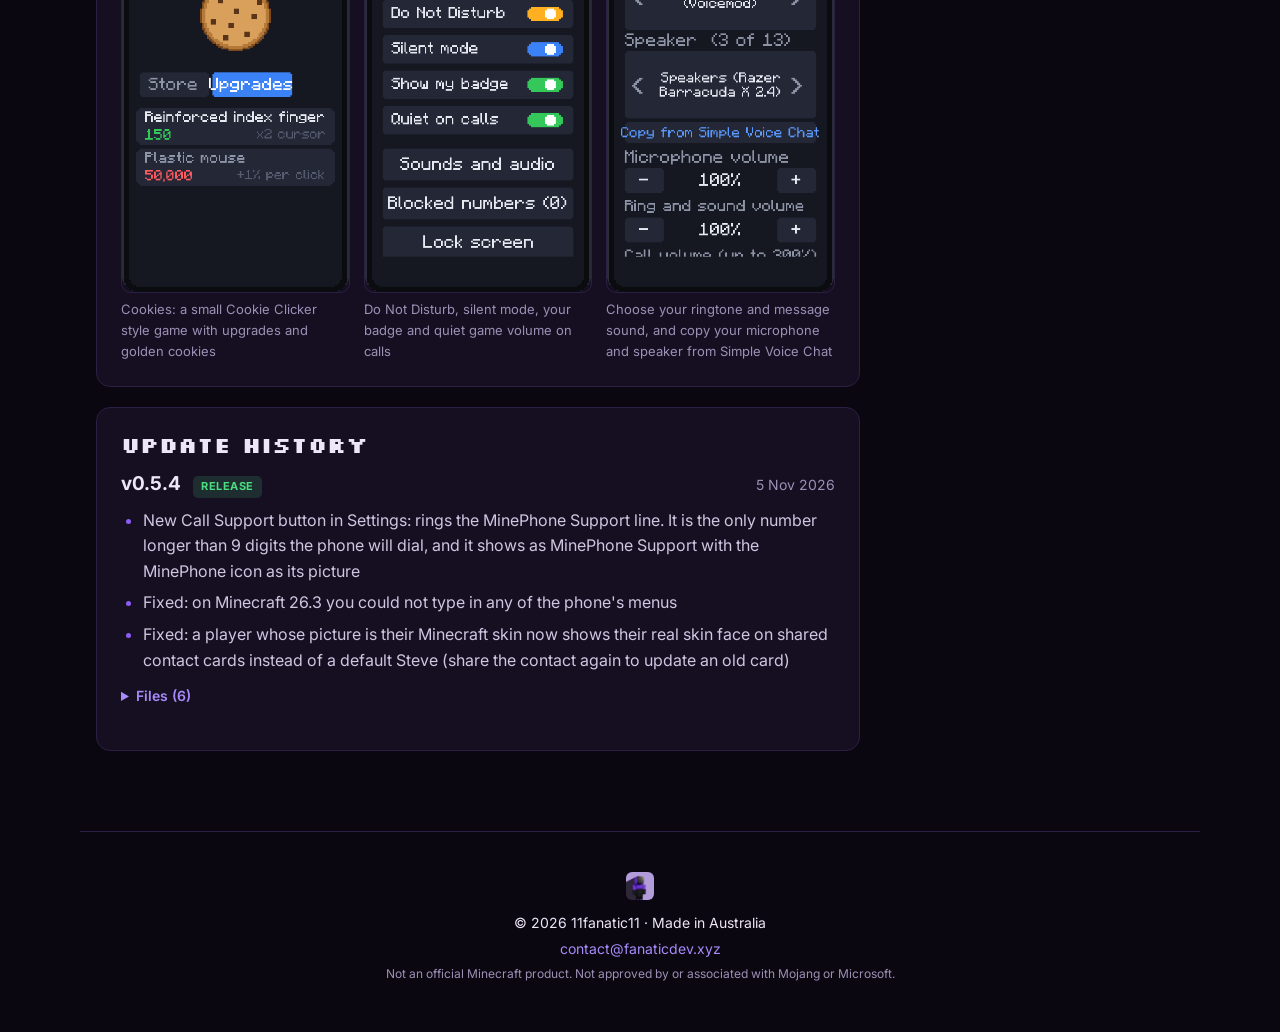
<file: minephone/index.html>
<!doctype html>
<html lang="en">
<head>
  <meta charset="utf-8">
  <meta name="viewport" content="width=device-width, initial-scale=1">
  <title>MinePhone | FanaticDev Mods</title>
  <meta name="description" content="A working phone for Minecraft: your own number, real voice calls, texts with emoji, voicemail and a camera for photos and selfies.">
  <meta name="mod-slug" content="minephone">
  <meta name="theme-color" content="#0a0710">
  <meta property="og:type" content="website">
  <meta property="og:title" content="MinePhone | FanaticDev Mods">
  <meta property="og:description" content="A working phone for Minecraft: your own number, real voice calls, texts with emoji, voicemail and a camera for photos and selfies.">
  <meta property="og:image" content="https://mods.fanaticdev.xyz/assets/minephone.png">
  <meta property="og:url" content="https://mods.fanaticdev.xyz/minephone/">
  <link rel="canonical" href="https://mods.fanaticdev.xyz/minephone/">
  <link rel="icon" type="image/png" sizes="32x32" href="/assets/favicon-32.png">
  <link rel="icon" type="image/png" sizes="64x64" href="/assets/favicon.png">
  <link rel="apple-touch-icon" href="/assets/apple-touch-icon.png">
  <link rel="preconnect" href="https://fonts.googleapis.com">
  <link rel="preconnect" href="https://fonts.gstatic.com" crossorigin>
  <link href="https://fonts.googleapis.com/css2?family=Inter:wght@400;500;600;700&family=Silkscreen:wght@400;700&display=swap" rel="stylesheet">
  <link rel="stylesheet" href="/styles.css">
</head>
<body data-page="mod">
  <header class="nav">
    <a class="nav-brand" href="/">
      <img src="/assets/favicon.png" alt="" width="32" height="32">
      <span class="name">FanaticDev</span><span class="pill">MODS</span>
    </a>
    <nav class="nav-links">
      <a href="/">All mods</a>
      <a href="https://fanaticdev.xyz">Home</a>
      <a href="https://modrinth.com/user/11fanatic11" target="_blank" rel="noopener">Modrinth</a>
    </nav>
  </header>

  <main id="app"><p class="skeleton">Loading&hellip;</p></main>

  <footer class="footer">
    <img src="/assets/favicon.png" alt="" width="28" height="28">
    <p>&copy; <span id="year">2026</span> 11fanatic11 &middot; Made in Australia</p>
    <p><a href="mailto:contact@fanaticdev.xyz">contact@fanaticdev.xyz</a></p>
    <p class="muted">Not an official Minecraft product. Not approved by or associated with Mojang or Microsoft.</p>
  </footer>

  <script src="/config.js"></script>
  <script src="/app.js"></script>
  <script src="/ext.js"></script>
</body>
</html>
</file>
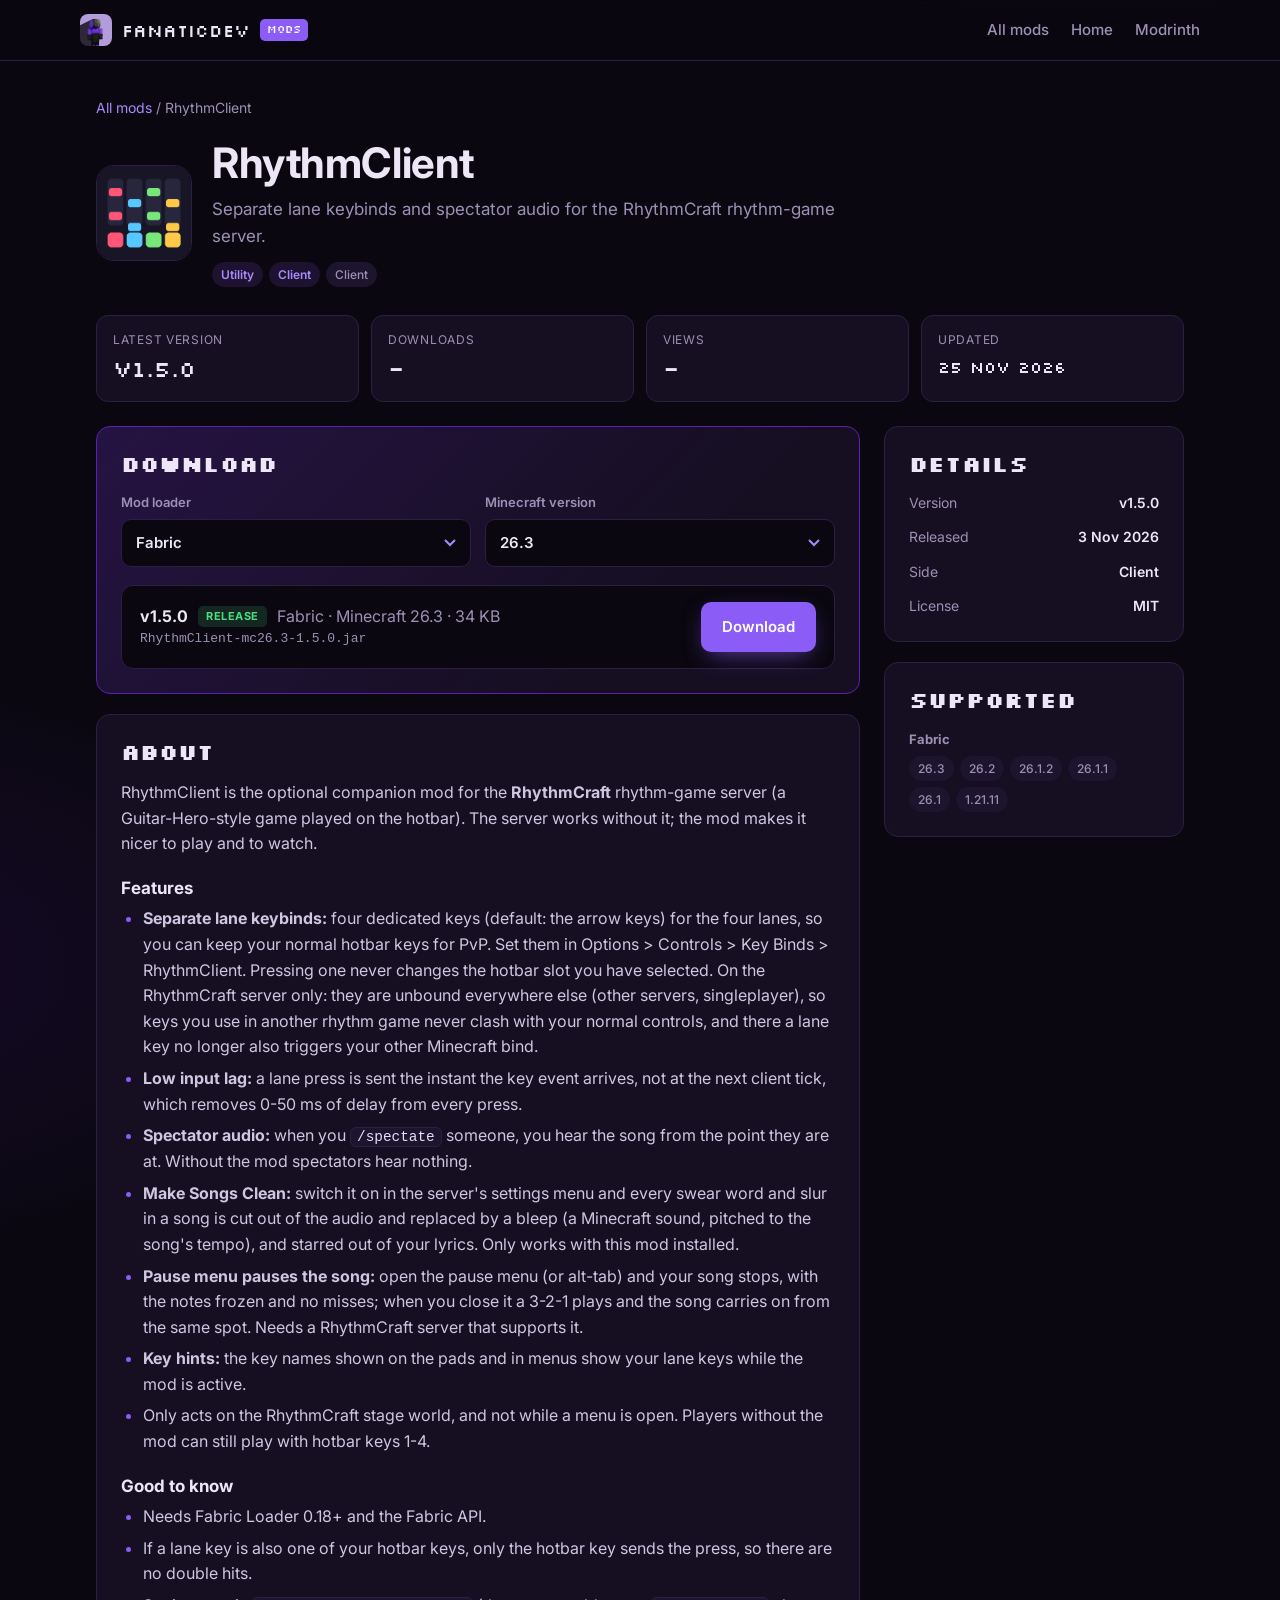
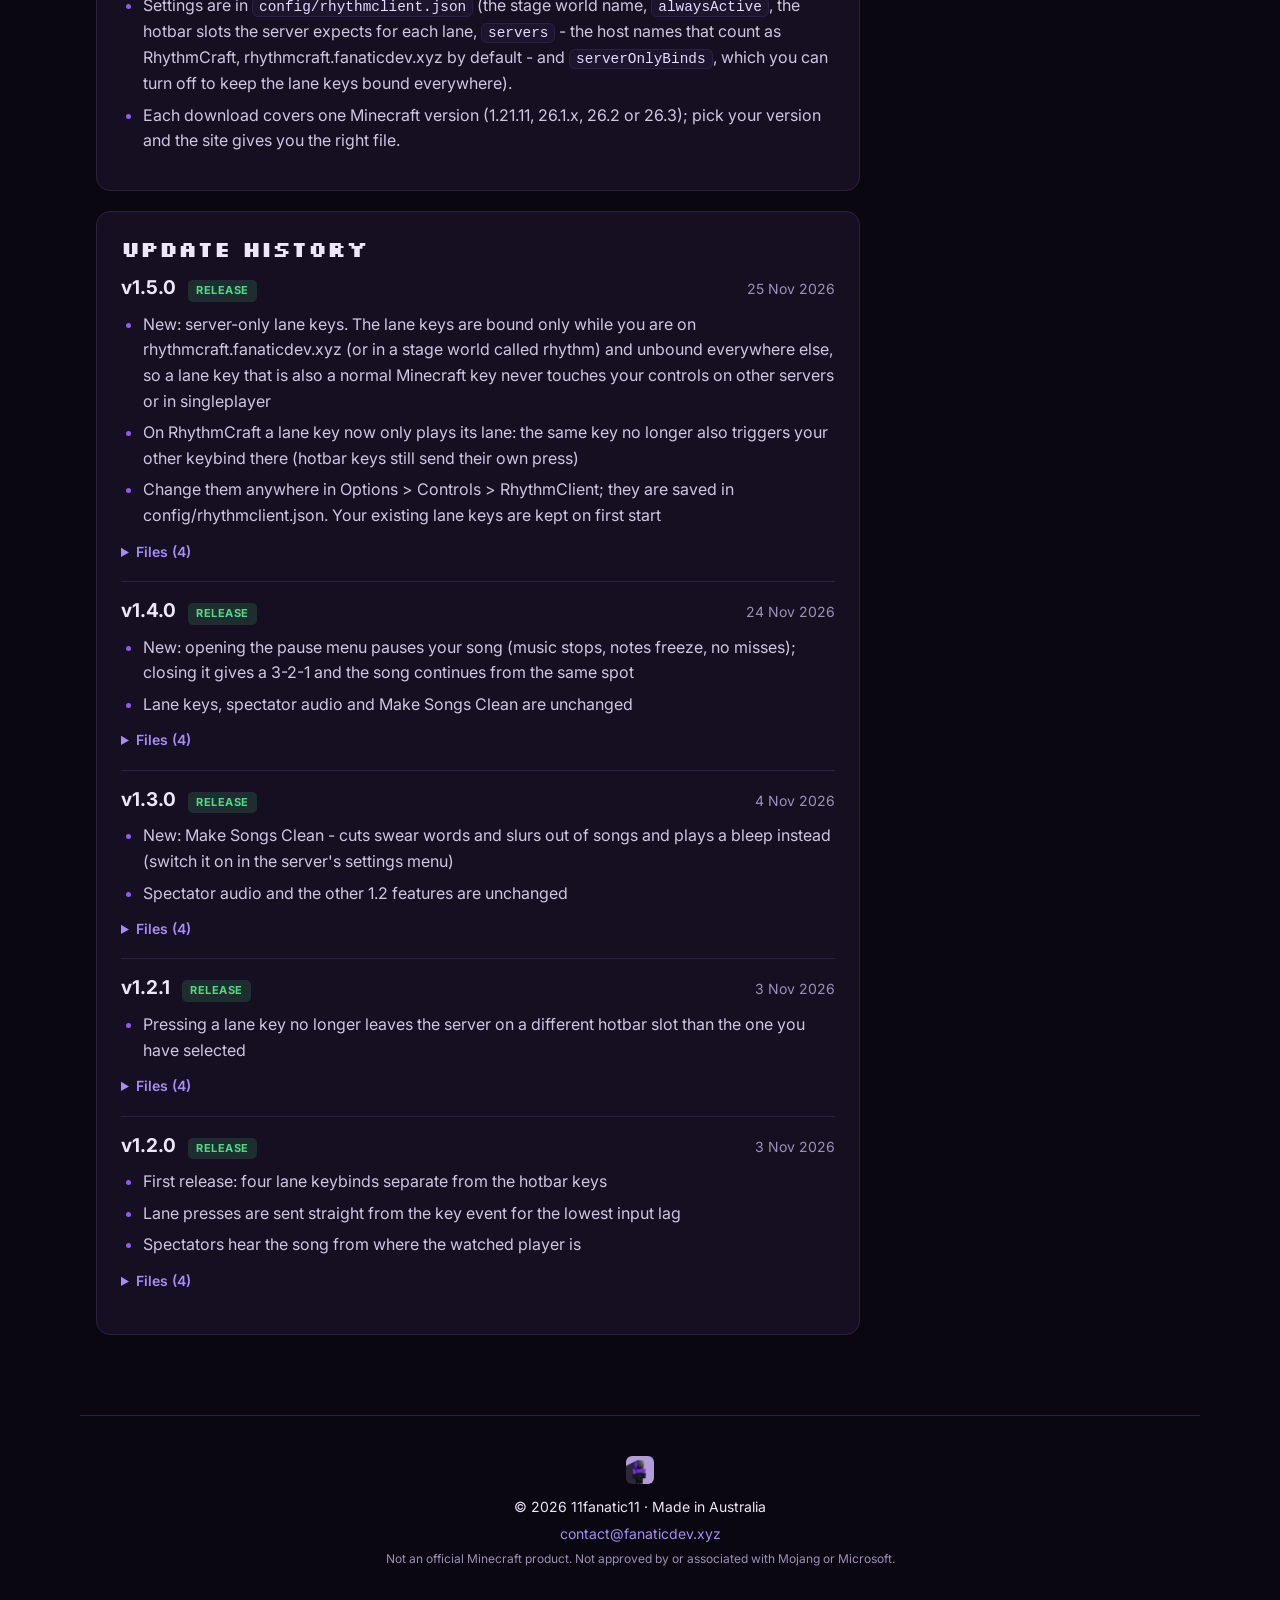
<file: rhythmclient/index.html>
<!doctype html>
<html lang="en">
<head>
  <meta charset="utf-8">
  <meta name="viewport" content="width=device-width, initial-scale=1">
  <title>RhythmClient | FanaticDev Mods</title>
  <meta name="description" content="Separate lane keybinds and spectator audio for the RhythmCraft rhythm-game server.">
  <meta name="mod-slug" content="rhythmclient">
  <meta name="theme-color" content="#0a0710">
  <meta property="og:type" content="website">
  <meta property="og:title" content="RhythmClient | FanaticDev Mods">
  <meta property="og:description" content="Separate lane keybinds and spectator audio for the RhythmCraft rhythm-game server.">
  <meta property="og:image" content="https://mods.fanaticdev.xyz/assets/rhythmclient.png">
  <meta property="og:url" content="https://mods.fanaticdev.xyz/rhythmclient/">
  <link rel="canonical" href="https://mods.fanaticdev.xyz/rhythmclient/">
  <link rel="icon" type="image/png" sizes="32x32" href="/assets/favicon-32.png">
  <link rel="icon" type="image/png" sizes="64x64" href="/assets/favicon.png">
  <link rel="apple-touch-icon" href="/assets/apple-touch-icon.png">
  <link rel="preconnect" href="https://fonts.googleapis.com">
  <link rel="preconnect" href="https://fonts.gstatic.com" crossorigin>
  <link href="https://fonts.googleapis.com/css2?family=Inter:wght@400;500;600;700&family=Silkscreen:wght@400;700&display=swap" rel="stylesheet">
  <link rel="stylesheet" href="/styles.css">
</head>
<body data-page="mod">
  <header class="nav">
    <a class="nav-brand" href="/">
      <img src="/assets/favicon.png" alt="" width="32" height="32">
      <span class="name">FanaticDev</span><span class="pill">MODS</span>
    </a>
    <nav class="nav-links">
      <a href="/">All mods</a>
      <a href="https://fanaticdev.xyz">Home</a>
      <a href="https://modrinth.com/user/11fanatic11" target="_blank" rel="noopener">Modrinth</a>
    </nav>
  </header>

  <main id="app"><p class="skeleton">Loading&hellip;</p></main>

  <footer class="footer">
    <img src="/assets/favicon.png" alt="" width="28" height="28">
    <p>&copy; <span id="year">2026</span> 11fanatic11 &middot; Made in Australia</p>
    <p><a href="mailto:contact@fanaticdev.xyz">contact@fanaticdev.xyz</a></p>
    <p class="muted">Not an official Minecraft product. Not approved by or associated with Mojang or Microsoft.</p>
  </footer>

  <script src="/config.js"></script>
  <script src="/app.js"></script>
  <script src="/ext.js"></script>
</body>
</html>
</file>
<file: styles.css>
:root {
  --bg: #0a0710;
  --bg-2: #110c1a;
  --surface: #160f22;
  --surface-2: #1d142d;
  --border: #2c1f44;
  --text: #ece6f7;
  --muted: #9d90b5;
  --purple: #8b5cf6;
  --purple-2: #a78bfa;
  --purple-deep: #5b21b6;
  --green: #4ade80;
  --amber: #fbbf24;
  --red: #f87171;
  --radius: 14px;
  --pixel: "Silkscreen", ui-monospace, monospace;
  --sans: "Inter", system-ui, -apple-system, "Segoe UI", sans-serif;
}

* { box-sizing: border-box; }
html { scroll-behavior: smooth; scroll-padding-top: 80px; }
body {
  margin: 0;
  background:
    radial-gradient(1200px 600px at 85% -10%, rgba(139, 92, 246, .18), transparent 60%),
    radial-gradient(800px 500px at -10% 30%, rgba(91, 33, 182, .14), transparent 60%),
    var(--bg);
  color: var(--text);
  font-family: var(--sans);
  font-size: 16px;
  line-height: 1.6;
  -webkit-font-smoothing: antialiased;
  overflow-x: hidden;
}
img { max-width: 100%; height: auto; display: block; }
a { color: var(--purple-2); text-decoration: none; }
a:hover { color: #fff; }
h1, h2, h3 { line-height: 1.15; margin: 0; }
.muted { color: var(--muted); }
.accent { color: var(--purple-2); }

/* Nav */
.nav {
  position: sticky; top: 0; z-index: 10;
  display: flex; align-items: center; justify-content: space-between;
  padding: 14px max(16px, calc((100% - 1120px) / 2));
  background: rgba(10, 7, 16, .75);
  backdrop-filter: blur(12px);
  border-bottom: 1px solid var(--border);
}
.nav-brand { display: flex; align-items: center; gap: 10px; color: var(--text); font-family: var(--pixel); font-size: 18px; }
.nav-brand img { border-radius: 8px; }
.nav-brand .pill { font-size: 11px; color: #fff; background: var(--purple); padding: 2px 7px; border-radius: 5px; }
.nav-links { display: flex; gap: 22px; font-weight: 500; font-size: 15px; }
.nav-links a { color: var(--muted); }
.nav-links a:hover { color: var(--text); }

main, .footer { max-width: 1120px; margin: 0 auto; padding: 0 16px; }
.eyebrow { font-family: var(--pixel); color: var(--purple-2); font-size: 14px; letter-spacing: .04em; margin: 0 0 12px; }

/* Buttons */
.btn {
  display: inline-flex; align-items: center; justify-content: center; gap: 8px;
  padding: 12px 20px; border-radius: 10px; font-weight: 600; font-size: 15px; cursor: pointer;
  border: 1px solid transparent; transition: transform .15s, background .15s, border-color .15s;
}
.btn:hover { transform: translateY(-1px); }
.btn-primary { background: var(--purple); color: #fff; box-shadow: 0 8px 24px -8px rgba(139, 92, 246, .7); }
.btn-primary:hover { background: #7c4dee; color: #fff; }
.btn-ghost { border-color: var(--border); color: var(--text); background: var(--surface); }
.btn-ghost:hover { border-color: var(--purple); color: #fff; }
.btn[aria-disabled="true"] { opacity: .45; pointer-events: none; box-shadow: none; }

/* Chips / badges */
.chips { display: flex; flex-wrap: wrap; gap: 6px; }
.chip { font-size: 12px; font-weight: 600; padding: 3px 9px; border-radius: 999px; background: rgba(139, 92, 246, .14); color: var(--purple-2); white-space: nowrap; }
.chip-plain { background: var(--surface-2); color: var(--muted); font-weight: 500; }
.badge { font-size: 11px; font-weight: 700; text-transform: uppercase; letter-spacing: .05em; padding: 2px 8px; border-radius: 5px; }
.badge-release { background: rgba(74, 222, 128, .15); color: var(--green); }
.badge-beta { background: rgba(251, 191, 36, .15); color: var(--amber); }
.badge-alpha { background: rgba(248, 113, 113, .15); color: var(--red); }

/* List page */
.hero { padding: 64px 0 28px; max-width: 760px; }
.hero h1 { font-size: clamp(34px, 5.5vw, 56px); font-weight: 700; letter-spacing: -.02em; }
.lede { color: var(--muted); font-size: 18px; max-width: 560px; margin: 18px 0 0; }
.hero-facts { list-style: none; padding: 0; margin: 30px 0 0; display: flex; gap: 28px; flex-wrap: wrap; color: var(--muted); font-size: 14px; }
.hero-facts strong { display: block; font-family: var(--pixel); font-size: 26px; color: var(--text); }

.toolbar { display: flex; gap: 12px; align-items: center; margin: 36px 0 18px; flex-wrap: wrap; }
.toolbar h2 { font-family: var(--pixel); font-size: 28px; font-weight: 700; margin-right: auto; }
.toolbar h2::before { content: "> "; color: var(--purple); }
.search {
  width: min(100%, 320px); padding: 11px 14px; font: inherit; font-size: 15px;
  background: var(--surface); color: var(--text); border: 1px solid var(--border); border-radius: 10px;
}
.search::placeholder { color: var(--muted); }
.search:focus { outline: 2px solid var(--purple); outline-offset: 1px; border-color: transparent; }

.mod-grid { display: grid; grid-template-columns: repeat(auto-fill, minmax(340px, 1fr)); gap: 18px; padding-bottom: 72px; }
.mod-card {
  display: flex; flex-direction: column; gap: 14px; color: var(--text);
  background: linear-gradient(180deg, var(--surface-2), var(--surface));
  border: 1px solid var(--border); border-radius: var(--radius); padding: 20px;
  transition: border-color .2s, transform .2s;
}
.mod-card:hover { border-color: var(--purple-deep); transform: translateY(-2px); color: var(--text); }
.mod-card-top { display: flex; gap: 14px; align-items: center; }
.mod-icon { width: 64px; height: 64px; border-radius: 12px; background: var(--bg); flex-shrink: 0; object-fit: cover; }
.mod-card h3 { font-size: 19px; }
.mod-card .ver { font-size: 13px; color: var(--muted); }
.mod-card p { margin: 0; color: var(--muted); font-size: 15px; }
.mod-card-foot { margin-top: auto; padding-top: 12px; border-top: 1px solid var(--border); display: flex; flex-wrap: wrap; gap: 6px 18px; font-size: 13px; color: var(--muted); }
.mod-card-foot b { color: var(--text); }
.empty { text-align: center; padding: 64px 16px 96px; color: var(--muted); border: 1px dashed var(--border); border-radius: var(--radius); margin-bottom: 72px; }
.empty h3 { font-family: var(--pixel); font-size: 22px; color: var(--text); margin-bottom: 8px; }

/* Mod page */
.crumbs { font-size: 14px; color: var(--muted); margin: 36px 0 20px; }
.mod-head { display: flex; gap: 20px; align-items: center; }
.mod-head .mod-icon { width: 96px; height: 96px; border-radius: 18px; border: 1px solid var(--border); }
.mod-head h1 { font-size: clamp(28px, 4.5vw, 42px); font-weight: 700; letter-spacing: -.01em; }
.tagline { margin: 8px 0 12px; color: var(--muted); font-size: 17px; max-width: 640px; }
.stat-row { list-style: none; padding: 0; margin: 28px 0 0; display: grid; grid-template-columns: repeat(4, 1fr); gap: 12px; }
.stat-row li { background: var(--surface); border: 1px solid var(--border); border-radius: 12px; padding: 14px 16px; }
.stat-row span { display: block; font-size: 12px; color: var(--muted); text-transform: uppercase; letter-spacing: .06em; }
.stat-row b { display: block; font-family: var(--pixel); font-size: 22px; font-weight: 400; margin-top: 2px; }
.mod-layout { display: grid; grid-template-columns: minmax(0, 1fr) 300px; gap: 24px; margin: 24px 0 80px; align-items: start; }
.mod-main, .mod-side { display: grid; gap: 20px; }
.panel { background: var(--surface); border: 1px solid var(--border); border-radius: var(--radius); padding: 24px; }
.panel h2 { font-family: var(--pixel); font-size: 22px; font-weight: 700; margin-bottom: 16px; }
.panel h3 { font-size: 17px; margin: 22px 0 8px; }
.panel p { margin: 0 0 12px; color: #cfc6e0; }
.panel ul { margin: 0 0 12px; padding-left: 22px; color: #cfc6e0; }
.panel li { margin: 6px 0; }
.panel li::marker { color: var(--purple); }
.panel code, .panel kbd { font-family: ui-monospace, "SF Mono", Menlo, Consolas, monospace; font-size: .9em; background: var(--surface-2); border: 1px solid var(--border); border-radius: 6px; padding: 1px 6px; color: #e6dcff; }
.dl-panel { border-color: var(--purple-deep); background: linear-gradient(135deg, rgba(91, 33, 182, .22), rgba(10, 7, 16, 0) 70%), var(--surface); }
.dl-controls { display: grid; grid-template-columns: 1fr 1fr; gap: 14px; }
.dl-controls label { display: grid; gap: 6px; font-size: 13px; font-weight: 600; color: var(--muted); }
.select {
  width: 100%; padding: 11px 38px 11px 14px; font: inherit; font-size: 15px; color: var(--text); cursor: pointer;
  background: var(--bg) url("data:image/svg+xml,%3Csvg xmlns='http://www.w3.org/2000/svg' width='12' height='8' fill='none' stroke='%23a78bfa' stroke-width='2'%3E%3Cpath d='M1 1l5 5 5-5'/%3E%3C/svg%3E") no-repeat right 14px center;
  border: 1px solid var(--border); border-radius: 10px; appearance: none;
}
.select:focus { outline: 2px solid var(--purple); outline-offset: 1px; }
.dl-result { margin-top: 18px; display: flex; gap: 16px; align-items: center; justify-content: space-between; flex-wrap: wrap; padding: 16px 18px; background: var(--bg); border: 1px solid var(--border); border-radius: 12px; }
.dl-result .file { font-family: ui-monospace, "SF Mono", Menlo, Consolas, monospace; font-size: 13px; color: var(--muted); overflow-wrap: anywhere; }
.dl-result .line { display: flex; flex-wrap: wrap; gap: 4px 10px; align-items: center; }
.gallery { display: grid; grid-template-columns: repeat(auto-fill, minmax(220px, 1fr)); gap: 14px; margin-top: 8px; }
.gallery figure { margin: 0; }
.gallery img { border-radius: 10px; border: 1px solid var(--border); width: 100%; }
.gallery figcaption { font-size: 13px; color: var(--muted); margin-top: 6px; }
.ver-item { padding: 18px 0; border-top: 1px solid var(--border); }
.ver-item:first-of-type { border-top: 0; padding-top: 0; }
.ver-head { display: flex; flex-wrap: wrap; gap: 8px 12px; align-items: baseline; }
.ver-head h3 { margin: 0; font-size: 19px; }
.ver-head time { color: var(--muted); font-size: 14px; margin-left: auto; }
.ver-item ul { margin: 10px 0 0; }
.ver-item .none { margin: 10px 0 0; color: var(--muted); font-size: 14px; font-style: italic; }
.ver-item details { margin-top: 12px; }
.ver-item summary { cursor: pointer; color: var(--purple-2); font-size: 14px; font-weight: 600; }
.file-group { margin-top: 10px; }
.file-group b { font-size: 13px; color: var(--muted); display: block; margin-bottom: 6px; }
.file-group .chips a { font-size: 12px; font-weight: 600; padding: 3px 9px; border-radius: 999px; background: var(--surface-2); color: var(--text); border: 1px solid var(--border); }
.file-group .chips a:hover { border-color: var(--purple); color: #fff; }
.kv { display: grid; gap: 12px; font-size: 14px; margin: 0; }
.kv div { display: flex; justify-content: space-between; gap: 12px; }
.kv dt { color: var(--muted); }
.kv dd { margin: 0; text-align: right; font-weight: 600; }
.link-list { display: grid; gap: 8px; margin-top: 16px; padding-top: 16px; border-top: 1px solid var(--border); font-size: 14px; font-weight: 600; }
.loader-block { margin-bottom: 14px; }
.loader-block:last-child { margin-bottom: 0; }
.loader-block b { display: block; font-size: 13px; color: var(--muted); margin-bottom: 6px; }
.notfound { text-align: center; padding: 100px 16px; }
.notfound h1 { font-family: var(--pixel); font-size: 34px; margin-bottom: 12px; }
.skeleton { color: var(--muted); padding: 80px 0; text-align: center; }

/* Footer */
.footer { display: flex; flex-direction: column; align-items: center; gap: 4px; text-align: center; padding-top: 40px; padding-bottom: 48px; border-top: 1px solid var(--border); font-size: 14px; }
.footer img { border-radius: 6px; margin-bottom: 8px; }
.footer p { margin: 0; }
.footer .muted { font-size: 12px; }

@media (max-width: 900px) {
  .mod-layout { grid-template-columns: 1fr; }
  .stat-row { grid-template-columns: repeat(2, 1fr); }
}
@media (max-width: 640px) {
  .nav-brand span.name { display: none; }
  .nav-links { gap: 14px; font-size: 14px; }
  .hero { padding-top: 40px; }
  .mod-grid { grid-template-columns: 1fr; }
  .mod-head { flex-direction: column; align-items: flex-start; }
  .mod-head .mod-icon { width: 80px; height: 80px; }
  .dl-controls { grid-template-columns: 1fr; }
  .panel { padding: 18px; }
  .ver-head time { margin-left: 0; width: 100%; }
}
@media (prefers-reduced-motion: reduce) {
  html { scroll-behavior: auto; }
  * { transition: none !important; }
}
</file>
